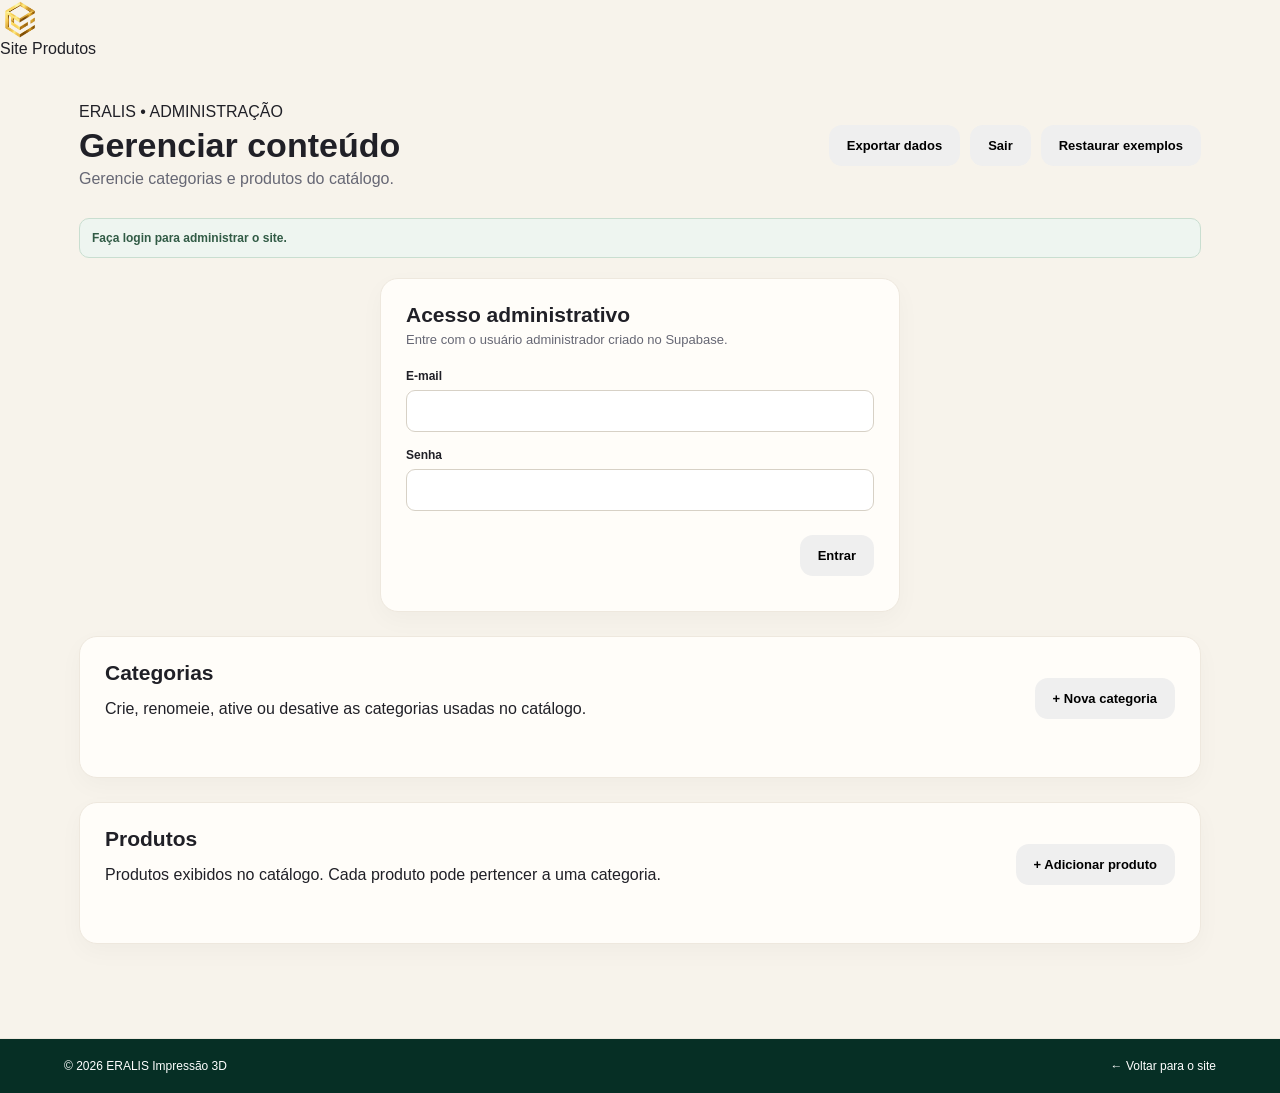
<file: admin.html>
<!doctype html>
<html lang="pt-BR">
<head>
  <meta charset="utf-8">
  <meta name="viewport" content="width=device-width,initial-scale=1">
  <title>ERALIS | Administração</title>
<meta name="supabase-integration" content="v2">
  <link rel="stylesheet" href="style.css">
  <style>
    .admin-page{background:#f7f3eb;min-height:100vh}
    .admin-wrap{max-width:1250px;margin:auto;padding:45px 5% 70px}
    .admin-head{display:flex;justify-content:space-between;align-items:center;gap:20px;margin-bottom:30px}
    .admin-head h1{color:var(--g);margin:5px 0;font-size:34px}
    .admin-head p{color:var(--muted);margin:0}
    .admin-actions{display:flex;gap:10px;flex-wrap:wrap}
    .admin-card{background:#fffdf9;border:1px solid var(--line);border-radius:18px;padding:25px;margin-bottom:24px;box-shadow:0 8px 25px #00000008}
    .admin-card h2{color:var(--g);font-size:21px;margin:0 0 6px}
    .admin-card>p{color:var(--muted);font-size:13px;margin:0 0 22px}
    .admin-toolbar{display:flex;justify-content:space-between;align-items:center;gap:15px;margin-bottom:18px}
    .admin-grid{display:grid;grid-template-columns:repeat(4,1fr);gap:16px}
    .admin-item{border:1px solid var(--line);border-radius:14px;overflow:hidden;background:#fff}
    .admin-thumb{height:170px;background:#eee9df;display:flex;align-items:center;justify-content:center;overflow:hidden}
    .admin-thumb img{width:100%;height:100%;object-fit:cover}
    .admin-item-body{padding:13px}
    .admin-item-body h3{font-size:14px;margin:0 0 5px;color:var(--g)}
    .admin-item-body p{font-size:11px;color:var(--muted);min-height:32px;margin:0 0 10px}
    .category-thumb{background:#eef3ef}.category-thumb span{font-size:58px;color:var(--g)}
    .admin-meta{display:flex;justify-content:space-between;align-items:center;font-size:12px;margin-bottom:10px}
    .status{font-weight:700}
    .status.on{color:#2d7c50}.status.off{color:#a35b4a}
    .admin-item-actions{display:flex;gap:7px}
    .admin-item-actions button{flex:1;padding:8px;border-radius:7px;border:1px solid var(--line);background:#fff;cursor:pointer;font-size:11px}
    .admin-item-actions button.primary{background:#202027;border-color:#202027;color:#fff;display:inline-flex;align-items:center;justify-content:center;visibility:visible;opacity:1}
    .admin-empty{border:1px dashed #c9c1b3;border-radius:12px;padding:35px;text-align:center;color:var(--muted)}
    .admin-modal{width:min(650px,94%);border:0;border-radius:20px;padding:0;box-shadow:0 30px 80px #0005}
    .admin-modal::backdrop{background:#00150fcc}
    .admin-modal-head{padding:25px 28px 18px;border-bottom:1px solid var(--line)}
    .admin-modal-head h2{margin:5px 0;color:var(--g)}
    .admin-form{padding:25px 28px}
    .admin-form .form-row{display:grid;grid-template-columns:1fr 1fr;gap:14px}
    .admin-form label{display:block;color:var(--g);font-size:12px;font-weight:700;margin-bottom:7px}
    .admin-form input,.admin-form textarea,.admin-form select{width:100%;padding:11px;border:1px solid #d7d1c6;border-radius:9px;font:inherit;background:#fff;outline:none}
    .admin-form textarea{min-height:100px;resize:vertical}
    .admin-form .field{margin-bottom:16px}
    .image-preview{width:100%;height:150px;border-radius:10px;background:#f1ece4;display:flex;align-items:center;justify-content:center;overflow:hidden;margin-bottom:10px;color:var(--muted);font-size:12px}
    .image-preview img{width:100%;height:100%;object-fit:cover}
    .admin-form-actions{display:flex;justify-content:flex-end;gap:10px;padding-top:8px}
    .notice{background:#eef5f0;border:1px solid #c9ded0;color:#315b45;border-radius:10px;padding:12px;font-size:12px;margin-bottom:20px}
    .danger{color:#a34e43!important}
    .admin-foot{padding:20px 5%;background:#062f25;color:#fff;display:flex;justify-content:space-between;gap:15px;align-items:center;font-size:12px}
    @media(max-width:900px){.admin-grid{grid-template-columns:repeat(2,1fr)}}
    @media(max-width:600px){
      .admin-wrap{padding:30px 4%}.admin-head{display:block}.admin-actions{margin-top:18px}
      .admin-grid{grid-template-columns:1fr}.admin-form .form-row{grid-template-columns:1fr}
      .admin-toolbar{display:block}.admin-toolbar .btn{margin-top:12px}
      .admin-foot{display:block}
    }
  </style>
</head>
<body class="admin-page">
<header>
  <a class="brand" href="index.html">
    <img src="assets/eralis-logo.png" alt="ERALIS Impressão 3D" class="brand-logo">
  </a>
  <nav>
    <a href="index.html">Site</a>
    <a href="produtos.html">Produtos</a>
  </nav>
</header>

<main class="admin-wrap">
  <div class="admin-head">
    <div>
      <label>ERALIS • ADMINISTRAÇÃO</label>
      <h1>Gerenciar conteúdo</h1>
      <p>Gerencie categorias e produtos do catálogo.</p>
    </div>
    <div class="admin-actions">
      <button class="btn outline" id="exportBtn" type="button">Exportar dados</button>
      <button class="btn outline" id="logoutBtn" type="button">Sair</button>
      <button class="btn" id="resetBtn" type="button">Restaurar exemplos</button>
    </div>
  </div>

  <div class="notice" id="supabaseNotice">
    <strong>Conectando ao Supabase...</strong>
  </div>

  <section class="admin-card" id="loginCard" style="display:none;max-width:520px;margin:0 auto 24px;">
    <h2>Acesso administrativo</h2>
    <p>Entre com o usuário administrador criado no Supabase.</p>
    <form id="loginForm" class="admin-form" style="padding:0;">
      <div class="field"><label for="loginEmail">E-mail</label><input id="loginEmail" type="email" autocomplete="username" required></div>
      <div class="field"><label for="loginPassword">Senha</label><input id="loginPassword" type="password" autocomplete="current-password" required></div>
      <div class="admin-form-actions"><button class="btn" type="submit">Entrar</button></div>
      <div id="loginError" style="color:#a34e43;font-size:12px;margin-top:10px;"></div>
    </form>
  </section>



  <section class="admin-card">
    <div class="admin-toolbar">
      <div>
        <h2>Categorias</h2>
        <p>Crie, renomeie, ative ou desative as categorias usadas no catálogo.</p>
      </div>
      <button class="btn" id="addCategoryBtn" type="button">+ Nova categoria</button>
    </div>
    <div class="admin-grid" id="categoriesAdmin"></div>
  </section>

  <section class="admin-card">
    <div class="admin-toolbar">
      <div>
        <h2>Produtos</h2>
        <p>Produtos exibidos no catálogo. Cada produto pode pertencer a uma categoria.</p>
      </div>
      <button class="btn" id="addProductBtn" type="button">+ Adicionar produto</button>
    </div>
    <div class="admin-grid" id="productsAdmin"></div>
  </section>
</main>

<footer class="admin-foot">
  <span>© 2026 ERALIS Impressão 3D</span>
  <a href="index.html">← Voltar para o site</a>
</footer>

<dialog id="categoryDialog" class="admin-modal">
  <div class="admin-modal-head"><label>CATEGORIA</label><h2 id="categoryDialogTitle">Nova categoria</h2></div>
  <form id="categoryForm" class="admin-form">
    <input type="hidden" id="categoryId">
    <div class="field"><label for="categoryName">Nome</label><input id="categoryName" required maxlength="80" placeholder="Ex.: Colecionáveis"></div>
    <div class="admin-form-actions"><button class="btn outline" type="button" data-close="categoryDialog">Cancelar</button><button class="btn" type="submit">Salvar categoria</button></div>
  </form>
</dialog>

<dialog id="productDialog" class="admin-modal">
  <div class="admin-modal-head"><label>PRODUTO</label><h2 id="productDialogTitle">Adicionar produto</h2></div>
  <form id="productForm" class="admin-form">
    <input type="hidden" id="productId">
    <div class="field">
      <label>Imagens do produto <small>(até 4)</small></label>
      <div class="media-grid">
        <div>
          <span class="media-label">Imagem 1</span>
          <div class="image-preview media-preview" id="productPreview1">Nenhuma imagem selecionada</div>
          <input id="productImage1" type="file" accept="image/*">
        </div>
        <div>
          <span class="media-label">Imagem 2</span>
          <div class="image-preview media-preview" id="productPreview2">Nenhuma imagem selecionada</div>
          <input id="productImage2" type="file" accept="image/*">
        </div>
        <div>
          <span class="media-label">Imagem 3</span>
          <div class="image-preview media-preview" id="productPreview3">Nenhuma imagem selecionada</div>
          <input id="productImage3" type="file" accept="image/*">
        </div>
        <div>
          <span class="media-label">Imagem 4</span>
          <div class="image-preview media-preview" id="productPreview4">Nenhuma imagem selecionada</div>
          <input id="productImage4" type="file" accept="image/*">
        </div>
      </div>
    </div>
    <div class="field">
      <label for="productVideo">Vídeo <small>(1 arquivo)</small></label>
      <div class="image-preview media-preview video-preview" id="productVideoPreview">Nenhum vídeo selecionado</div>
      <input id="productVideo" type="file" accept="video/mp4,video/webm,video/quicktime,video/*">
      <small class="field-help">Recomendado: MP4 (H.264), até 30 MB.</small>
    </div>
    <div class="field"><label for="productName">Nome</label><input id="productName" required></div>
    <div class="field"><label for="productDescription">Descrição</label><textarea id="productDescription"></textarea></div>
    <div class="field"><label for="productMeasurements">Medidas da peça</label><textarea id="productMeasurements" rows="3" placeholder="Ex.: Altura: 10 cm | Largura: 8 cm | Comprimento: 15 cm"></textarea><small class="field-help">Medidas exibidas para o cliente na página do produto.</small></div>
    <div class="field">
      <label>Dados para cálculo do frete</label>
      <div class="admin-form form-row shipping-fields-row">
        <div class="field"><label for="productWeightKg">Peso para frete (kg)</label><input id="productWeightKg" type="number" min="0.001" step="0.001" placeholder="Ex.: 0,250"></div>
        <div class="field"><label for="productPackageWidth">Largura embalagem (cm)</label><input id="productPackageWidth" type="number" min="1" step="0.1" placeholder="Ex.: 20"></div>
        <div class="field"><label for="productPackageHeight">Altura embalagem (cm)</label><input id="productPackageHeight" type="number" min="1" step="0.1" placeholder="Ex.: 10"></div>
        <div class="field"><label for="productPackageLength">Comprimento embalagem (cm)</label><input id="productPackageLength" type="number" min="1" step="0.1" placeholder="Ex.: 20"></div>
      </div>
      <small class="field-help">Use o peso e as medidas da peça já embalada. Esses dados serão usados pelo checkout para calcular o frete.</small>
    </div>
    <div class="field"><label for="productCategory">Categoria</label><select id="productCategory" required></select></div>
    <div class="admin-form form-row">
      <div class="field"><label for="productPrice">Preço (R$)</label><input id="productPrice" type="number" min="0" step="0.01"></div>
      <div class="field"><label for="productActive">Ativo</label><select id="productActive"><option value="true">SIM</option><option value="false">NÃO</option></select></div>
    </div>
    <div class="admin-form-actions"><button class="btn outline" type="button" data-close="productDialog">Cancelar</button><button class="btn" type="submit">Salvar produto</button></div>
  </form>
</dialog>



<script src="supabase-config.js"></script>
<script src="admin.js?v=20260821-multimedia2"></script>
</body>
</html>
</file>
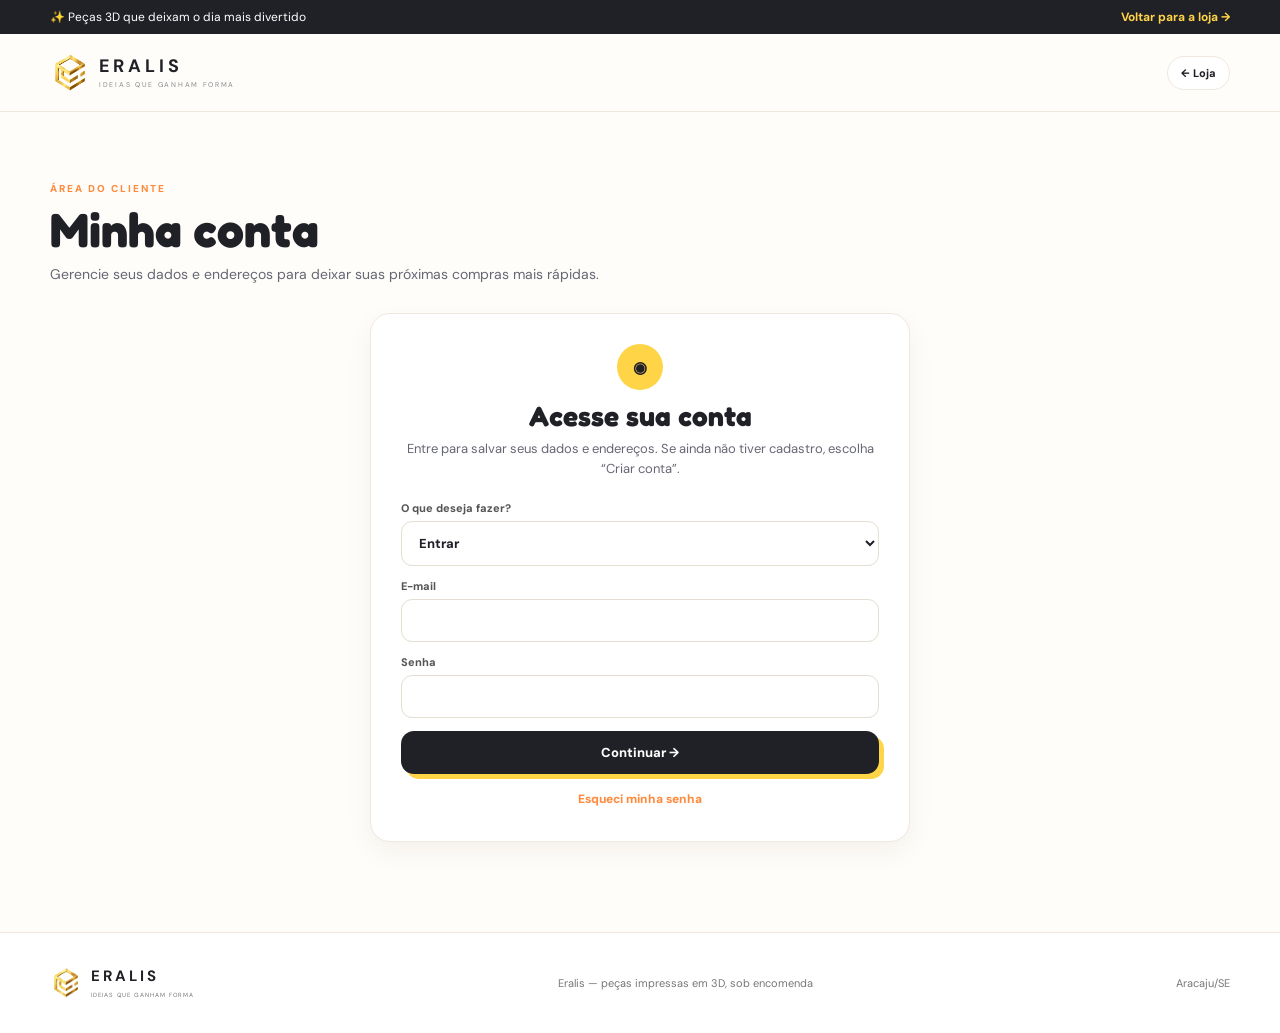
<file: checkout.html>
<!doctype html>
<html lang="pt-BR">
<head>
<meta charset="utf-8"><meta name="viewport" content="width=device-width,initial-scale=1">
<title>Checkout — ERALIS</title>
<meta name="description" content="Finalize sua compra na ERALIS Impressão 3D.">
<link rel="preconnect" href="https://fonts.googleapis.com"><link rel="preconnect" href="https://fonts.gstatic.com" crossorigin>
<link href="https://fonts.googleapis.com/css2?family=DM+Sans:wght@400;500;600;700;800&family=Fredoka:wght@500;600;700&display=swap" rel="stylesheet">
<link rel="stylesheet" href="style.css"><link rel="stylesheet" href="checkout.css">
</head>
<body class="checkout-page">
<div class="announcement"><div class="wrap announcement-inner"><span>✨ Peças 3D que deixam o dia mais divertido</span><a href="index.html">Voltar para a loja →</a></div></div>
<header class="site-header"><div class="wrap nav">
<a class="brand" href="index.html" aria-label="ERALIS início"><img src="assets/eralis-logo.png" alt="ERALIS" class="brand-logo"><span><b>ERALIS</b><small>IDEIAS QUE GANHAM FORMA</small></span></a>
<div class="nav-actions"><a class="nav-back" href="index.html">← Loja</a></div>
</div></header>
<main class="checkout-main wrap">
<div class="checkout-heading"><div><span class="section-kicker">FINALIZAR COMPRA</span><h1>Seu checkout</h1><p>Confira seus dados e escolha onde deseja receber seu pedido.</p></div><div class="checkout-steps"><span class="active">1</span><b>Dados e entrega</b><i></i><span>2</span><b>Pagamento</b></div></div>
<div id="checkoutStatus" class="checkout-status" hidden role="alert"></div><div class="shipping-test-banner"><strong>🚚 Frete em modo de teste</strong><span>Estamos simulando PAC e SEDEX dos Correios para validar o checkout. A integração oficial será conectada depois.</span></div>
<div class="checkout-grid">
<section class="checkout-left">
<article class="checkout-card"><div class="checkout-card-title"><div><span class="section-kicker">CLIENTE</span><h2>Seus dados</h2></div></div><div class="customer-summary"><strong id="customerName">—</strong><span id="customerEmail">—</span><small id="customerPhone"></small></div></article>
<article class="checkout-card"><div class="checkout-card-title"><div><span class="section-kicker">ENTREGA</span><h2>Endereço de entrega</h2></div><button id="newAddressBtn" class="outline-button" type="button">+ Novo endereço</button></div><div id="addressList" class="checkout-address-list"></div><div id="addressEmpty" class="checkout-empty" hidden>Nenhum endereço cadastrado. Adicione um endereço para continuar.</div></article>
</section>
<aside class="checkout-right">
<article class="checkout-card order-summary"><div class="checkout-card-title"><div><span class="section-kicker">RESUMO</span><h2>Seu pedido</h2></div></div><div id="cartItems" class="checkout-items"></div><div class="summary-line"><span>Subtotal</span><strong id="subtotal">R$ 0,00</strong></div><div class="summary-line"><span>Frete</span><strong class="pending" id="shipping">A calcular</strong></div><div id="shippingOptions" class="shipping-options" hidden></div><div class="summary-total"><span>Total</span><strong id="total">R$ 0,00</strong></div><button id="continueBtn" class="btn btn-primary checkout-submit" type="button" disabled>Continuar para pagamento →</button><p class="checkout-note" id="checkoutNote">O frete será simulado com base no CEP, peso e dimensões da embalagem cadastradas nos produtos.</p><a class="back-cart" href="index.html">← Voltar ao carrinho</a></article>
</aside>
</div>
</main>
<footer><div class="wrap footer-inner"><div class="footer-brand"><img src="assets/eralis-logo.png" alt="ERALIS" class="brand-logo"><div><b>ERALIS</b><small>IDEIAS QUE GANHAM FORMA</small></div></div><p>Eralis — peças impressas em 3D, sob encomenda</p><span>Aracaju/SE</span></div></footer>
<dialog id="addressDialog" class="checkout-dialog"><button class="modal-close" id="addressClose" type="button">×</button><div class="quote-header"><p class="quote-eyebrow">ENDEREÇO DE ENTREGA</p><h2>Novo endereço</h2><p>Cadastre o endereço que será usado no cálculo do frete.</p></div><form id="addressForm" class="checkout-form"><div class="address-two"><label>Identificação<input id="addressLabel" type="text" value="Casa" required></label><label>CEP<input id="addressZipcode" type="text" inputmode="numeric" placeholder="00000-000" maxlength="9" required></label></div><label>Rua / Logradouro<input id="addressStreet" type="text" required></label><div class="address-three"><label>Número<input id="addressNumber" type="text" required></label><label>Complemento<input id="addressComplement" type="text"></label><label>Bairro<input id="addressNeighborhood" type="text" required></label></div><div class="address-two"><label>Cidade<input id="addressCity" type="text" required></label><label>Estado<input id="addressState" type="text" maxlength="2" placeholder="SE" required></label></div><label class="check-row"><input id="addressDefault" type="checkbox"> Usar como endereço padrão</label><div class="dialog-actions"><button class="btn btn-light" id="addressCancel" type="button">Cancelar</button><button class="btn btn-primary" type="submit">Salvar endereço</button></div></form></dialog>
<script src="supabase-config.js"></script><script src="checkout.js"></script>
</body></html>
</file>
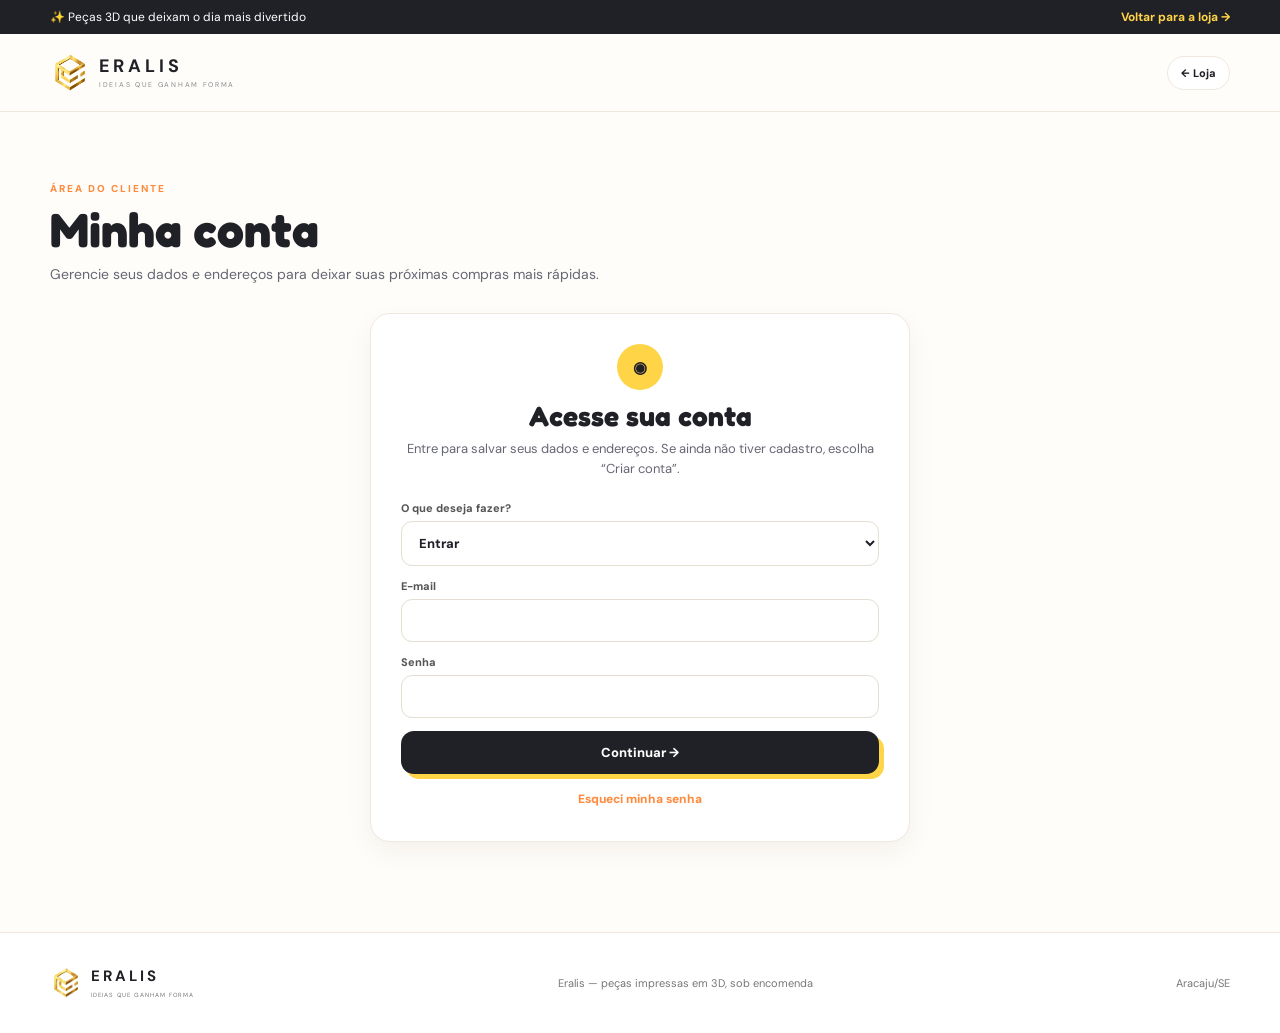
<file: cliente.html>
<!doctype html>
<html lang="pt-BR">
<head>
<meta charset="utf-8"><meta name="viewport" content="width=device-width, initial-scale=1">
<title>Minha conta — ERALIS</title>
<meta name="description" content="Área do cliente ERALIS — seus dados, endereços e pedidos.">
<link rel="preconnect" href="https://fonts.googleapis.com"><link rel="preconnect" href="https://fonts.gstatic.com" crossorigin>
<link href="https://fonts.googleapis.com/css2?family=DM+Sans:wght@400;500;600;700;800&family=Fredoka:wght@500;600;700&display=swap" rel="stylesheet">
<link rel="stylesheet" href="style.css">
<link rel="stylesheet" href="cliente.css">
</head>
<body class="account-page">
<div class="announcement"><div class="wrap announcement-inner"><span>✨ Peças 3D que deixam o dia mais divertido</span><a href="index.html">Voltar para a loja →</a></div></div>
<header class="site-header"><div class="wrap nav">
  <a class="brand" href="index.html" aria-label="ERALIS início"><img src="assets/eralis-logo.png" alt="ERALIS" class="brand-logo"><span><b>ERALIS</b><small>IDEIAS QUE GANHAM FORMA</small></span></a>
  <div class="nav-actions"><a class="nav-back" href="index.html">← Loja</a></div>
</div></header>
<main class="account-main wrap">
  <div class="account-title"><div><span class="section-kicker">ÁREA DO CLIENTE</span><h1>Minha conta</h1><p>Gerencie seus dados e endereços para deixar suas próximas compras mais rápidas.</p></div></div>
  <div id="accountStatus" class="account-status" hidden></div>

  <section id="authView" class="auth-card">
    <div class="auth-intro"><span class="auth-icon">◉</span><h2>Acesse sua conta</h2><p>Entre para salvar seus dados e endereços. Se ainda não tiver cadastro, escolha “Criar conta”.</p></div>
    <form id="authForm" class="account-form">
      <label>O que deseja fazer?<select id="authMode"><option value="login">Entrar</option><option value="signup">Criar conta</option></select></label>
      <div id="signupFields" hidden>
        <label>Nome completo<input id="signupName" type="text" autocomplete="name"></label>
        <label>Celular / WhatsApp<input id="signupPhone" type="tel" autocomplete="tel" placeholder="(79) 99999-9999"></label>
        <label>CPF<input id="signupCpf" type="text" inputmode="numeric" autocomplete="off" placeholder="000.000.000-00" maxlength="14"></label>
      </div>
      <label>E-mail<input id="loginEmail" type="email" autocomplete="email" required></label>
      <div id="signupEmailConfirm" hidden>
        <label>Confirme seu e-mail<input id="signupEmailConfirmInput" type="email" autocomplete="email" inputmode="email" placeholder="Confirme seu e-mail"></label>
      </div>
      <label>Senha<input id="loginPassword" type="password" autocomplete="current-password" minlength="6" required></label>
      <div id="authStatus" class="account-status" hidden role="alert" aria-live="polite"></div>
      <button class="btn btn-primary" id="authSubmit" type="submit">Continuar →</button>
      <button class="text-button" id="forgotPassword" type="button">Esqueci minha senha</button>
    </form>
  </section>

  <section id="accountView" hidden>
    <div class="account-grid">
      <article class="account-card profile-card"><div class="card-title"><div><span class="section-kicker">MEUS DADOS</span><h2>Perfil</h2></div><button id="logoutBtn" class="outline-button" type="button">Sair</button></div>
        <form id="profileForm" class="account-form profile-form">
          <label>Nome completo<input id="profileName" type="text" required></label>
          <label>E-mail<input id="profileEmail" type="email" disabled></label>
          <label>Celular / WhatsApp<input id="profilePhone" type="tel"></label>
          <label>CPF<input id="profileCpf" type="text" inputmode="numeric" autocomplete="off" placeholder="000.000.000-00" maxlength="14"></label>
          <button class="btn btn-primary" type="submit">Salvar dados</button>
        </form>
      </article>

      <article class="account-card"><div class="card-title"><div><span class="section-kicker">ENTREGA</span><h2>Meus endereços</h2></div><button id="newAddressBtn" class="outline-button" type="button">+ Novo</button></div>
        <div id="addressList" class="address-list"></div>
      </article>
    </div>

    <article class="account-card orders-card"><div class="card-title"><div><span class="section-kicker">HISTÓRICO</span><h2>Meus pedidos</h2></div></div><div id="orderList" class="order-list"></div></article>
  </section>
</main>
<footer><div class="wrap footer-inner"><div class="footer-brand"><img src="assets/eralis-logo.png" alt="ERALIS" class="brand-logo"><div><b>ERALIS</b><small>IDEIAS QUE GANHAM FORMA</small></div></div><p>Eralis — peças impressas em 3D, sob encomenda</p><span>Aracaju/SE</span></div></footer>

<dialog id="addressDialog" class="address-dialog"><button class="quote-modal-close" id="addressClose" type="button">×</button><div class="quote-header"><p class="quote-eyebrow">ENDEREÇO DE ENTREGA</p><h2 id="addressFormTitle">Novo endereço</h2><p>Esses dados serão usados no cálculo do frete na próxima etapa.</p></div><form id="addressForm" class="account-form"><input type="hidden" id="addressId"><div class="address-two"><label>Identificação<input id="addressLabel" type="text" value="Casa" required></label><label>CEP<input id="addressZipcode" type="text" inputmode="numeric" placeholder="00000-000" required></label></div><label>Rua / Logradouro<input id="addressStreet" type="text" required></label><div class="address-three"><label>Número<input id="addressNumber" type="text" required></label><label>Complemento<input id="addressComplement" type="text"></label><label>Bairro<input id="addressNeighborhood" type="text" required></label></div><div class="address-two"><label>Cidade<input id="addressCity" type="text" required></label><label>Estado<input id="addressState" type="text" maxlength="2" placeholder="SE" required></label></div><label class="check-row"><input id="addressDefault" type="checkbox"> Usar como endereço padrão</label><div class="dialog-actions"><button class="btn btn-light" id="addressCancel" type="button">Cancelar</button><button class="btn btn-primary" type="submit">Salvar endereço</button></div></form></dialog>
<script src="supabase-config.js"></script><script src="cliente.js"></script>
</body></html>
</file>
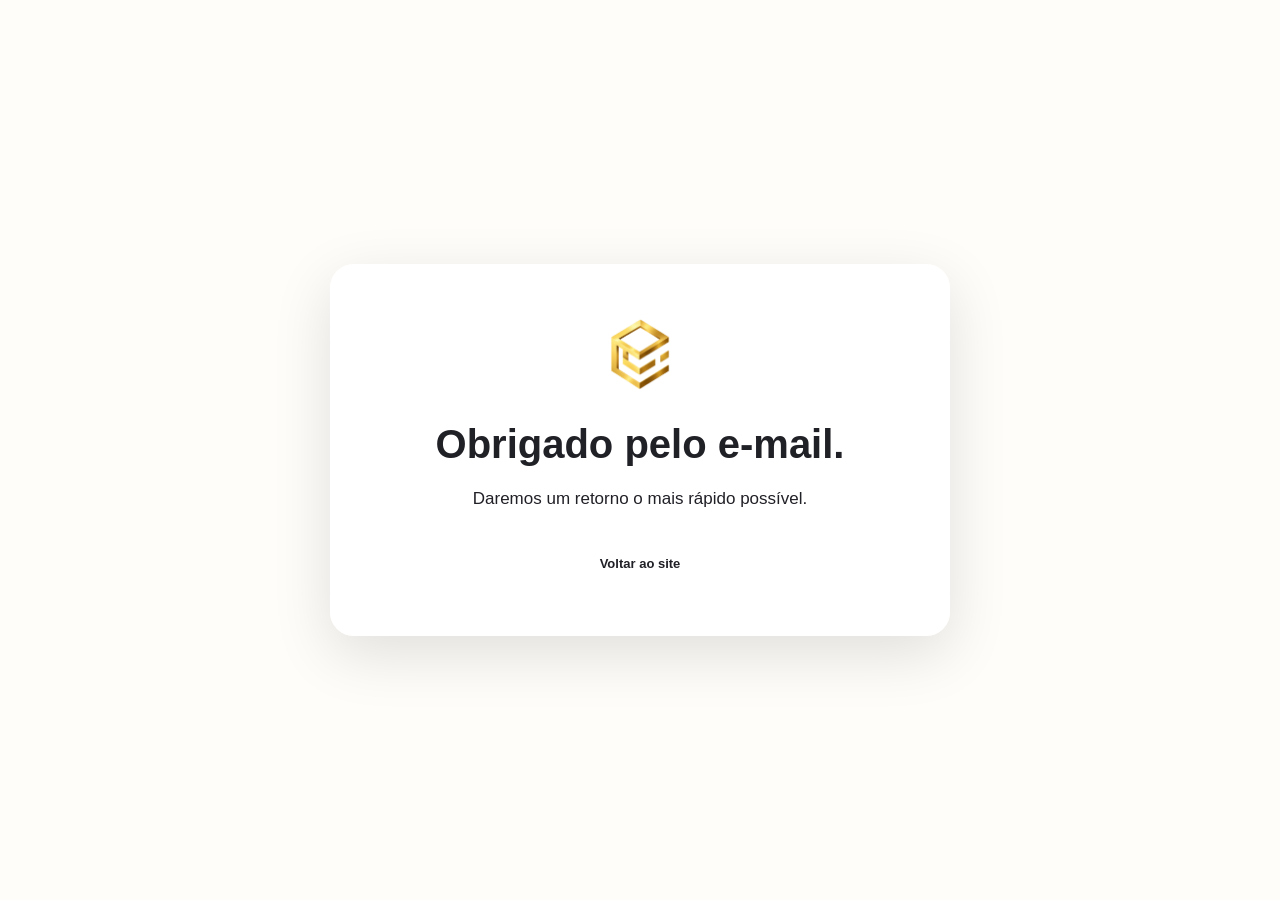
<file: obrigado-email.html>
<!DOCTYPE html>
<html lang="pt-BR">
<head>
  <meta charset="UTF-8">
  <meta name="viewport" content="width=device-width, initial-scale=1.0">
  <title>Obrigado pelo e-mail — ERALIS</title>
  <link rel="stylesheet" href="style.css?v=20260821-emailthankyou2">
  <style>
    .email-thanks-page{
      min-height:100vh;
      display:flex;
      align-items:center;
      justify-content:center;
      padding:30px 20px;
      box-sizing:border-box;
    }

    .email-thanks-card{
      width:min(620px,100%);
      text-align:center;
      padding:52px 40px;
      border-radius:24px;
      background:rgba(255,255,255,.96);
      box-shadow:0 18px 60px rgba(0,0,0,.12);
    }

    .email-thanks-logo{
      width:78px;
      height:78px;
      object-fit:contain;
      margin:0 auto 24px;
    }

    .email-thanks-card h1{
      margin:0 0 18px;
      font-size:clamp(28px,5vw,40px);
    }

    .email-thanks-card p{
      max-width:470px;
      margin:0 auto 30px;
      font-size:17px;
      line-height:1.7;
    }

    .email-thanks-card .btn{
      display:inline-flex;
      align-items:center;
      justify-content:center;
    }

    @media(max-width:600px){
      .email-thanks-card{
        padding:40px 24px;
      }

      .email-thanks-card p{
        font-size:16px;
      }
    }
  </style>
</head>
<body>
  <main class="email-thanks-page">
    <section class="email-thanks-card">
      <img class="email-thanks-logo" src="assets/eralis-logo.png" alt="ERALIS">
      <h1>Obrigado pelo e-mail.</h1>
      <p>Daremos um retorno o mais rápido possível.</p>
      <a class="btn" href="index.html">Voltar ao site</a>
    </section>
  </main>
</body>
</html>
</file>
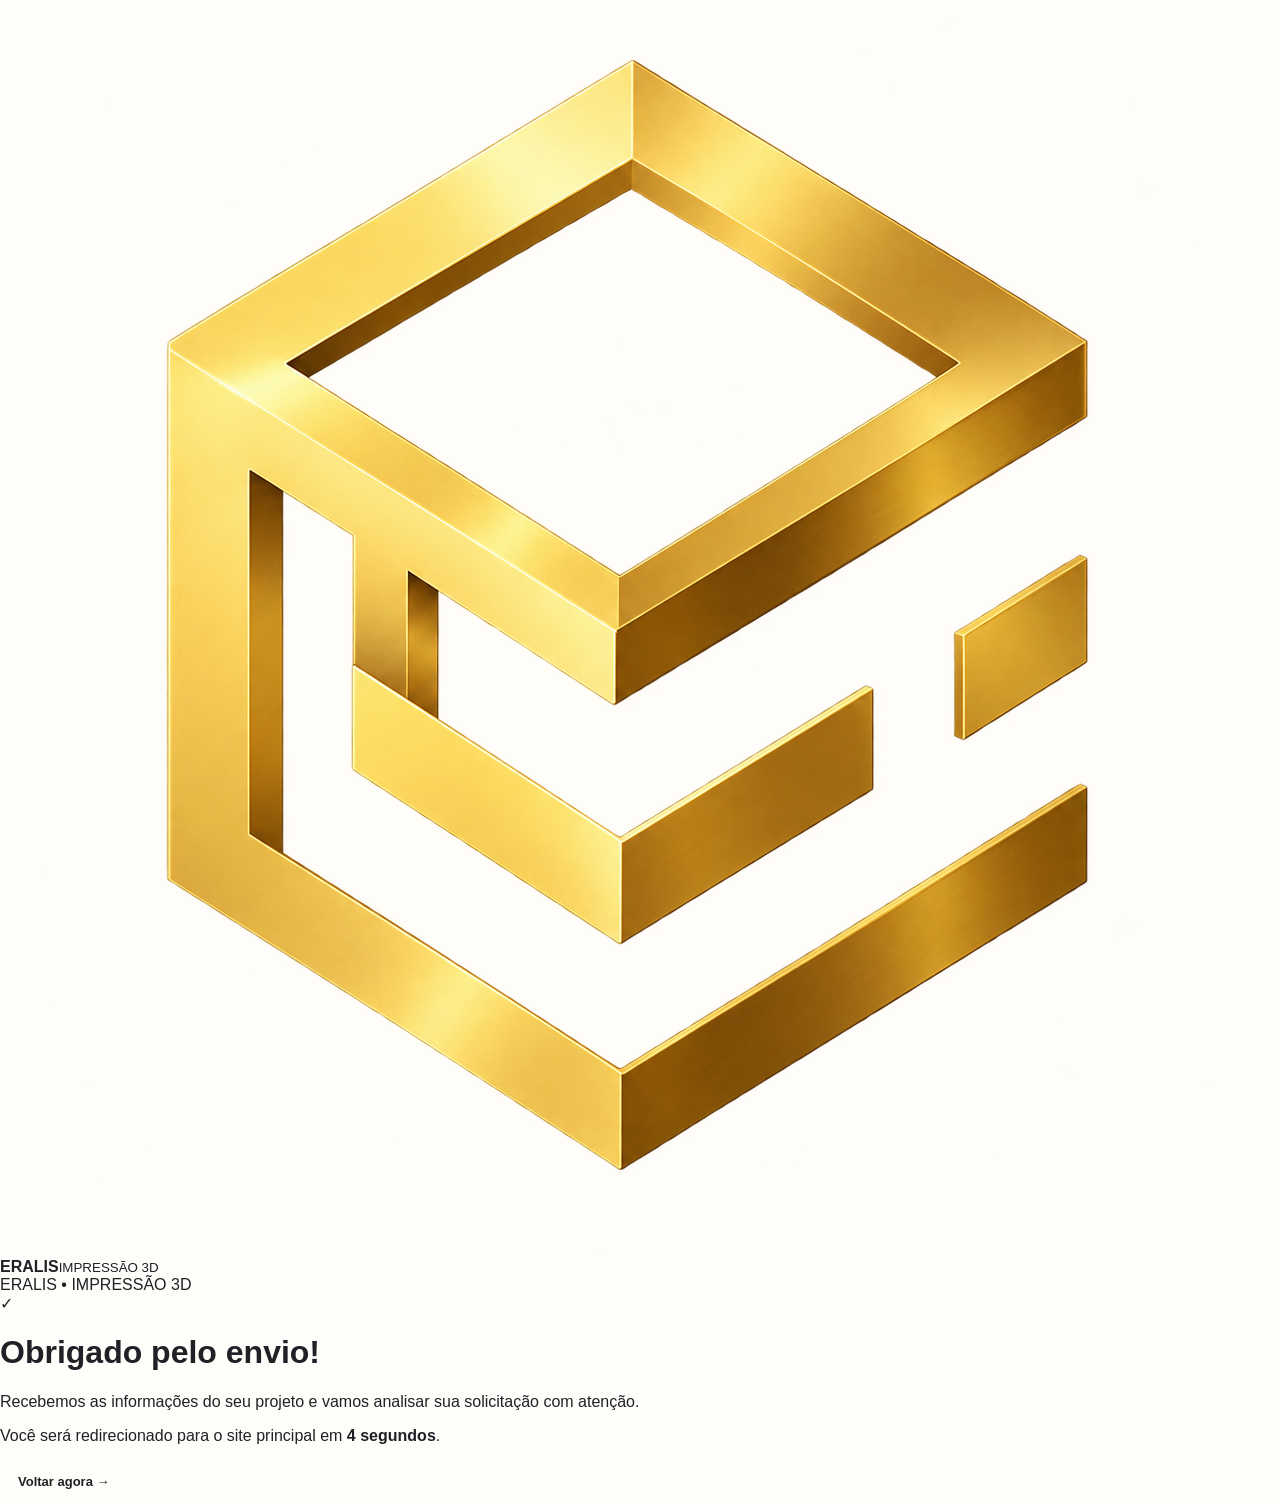
<file: obrigado.html>
<!doctype html>
<html lang="pt-BR">
<head>
  <meta charset="utf-8">
  <meta name="viewport" content="width=device-width,initial-scale=1">
  <meta http-equiv="refresh" content="5;url=index.html">
  <title>Obrigado | ERALIS</title>
  <link rel="stylesheet" href="style.css">
</head>
<body class="thanks-page">
  <main class="thanks-card">
    <div class="thanks-logo">
      <img src="assets/eralis-logo.png" alt="">
      <div class="thanks-brand-name"><strong>ERALIS</strong><small>IMPRESSÃO 3D</small></div>
    </div>

    <label>ERALIS • IMPRESSÃO 3D</label>
    <div class="check">✓</div>
    <h1>Obrigado pelo envio!</h1>
    <p>
      Recebemos as informações do seu projeto e vamos analisar
      sua solicitação com atenção.
    </p>
    <p class="thanks-small">
      Você será redirecionado para o site principal em
      <strong><span id="countdown">5</span> segundos</strong>.
    </p>

    <a class="btn" href="index.html">Voltar agora →</a>
  </main>

  <script>
    let seconds = 5;
    const countdown = document.getElementById("countdown");

    const timer = setInterval(() => {
      seconds--;
      countdown.textContent = seconds;

      if (seconds <= 0) {
        clearInterval(timer);
        window.location.href = "index.html";
      }
    }, 1000);
  </script>
</body>
</html>
</file>
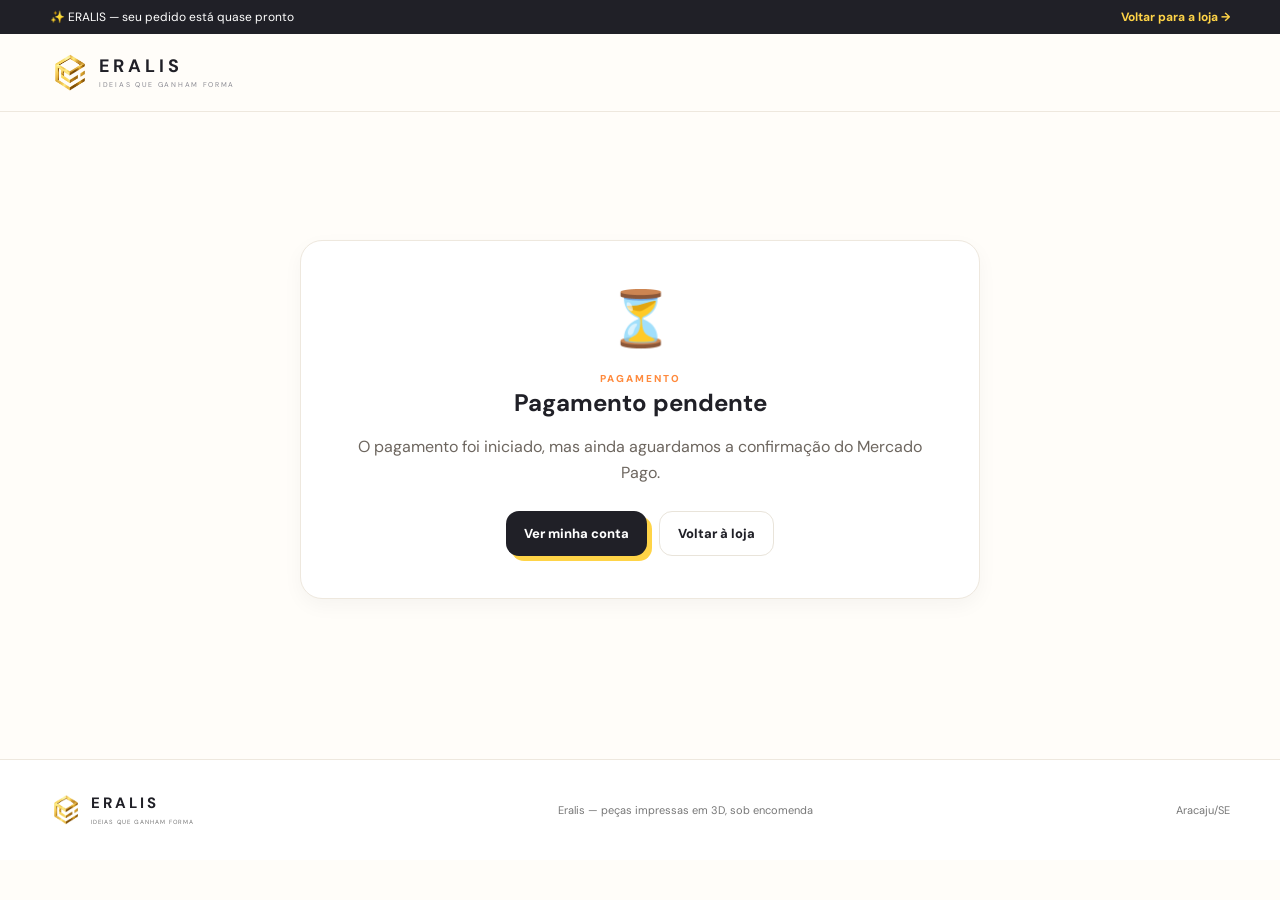
<file: pagamento.html>
<!doctype html>
<html lang="pt-BR">
<head>
<meta charset="utf-8"><meta name="viewport" content="width=device-width,initial-scale=1">
<title>Pagamento — ERALIS</title>
<link rel="preconnect" href="https://fonts.googleapis.com"><link rel="preconnect" href="https://fonts.gstatic.com" crossorigin>
<link href="https://fonts.googleapis.com/css2?family=DM+Sans:wght@400;500;600;700;800&family=Fredoka:wght@500;600;700&display=swap" rel="stylesheet">
<link rel="stylesheet" href="style.css"><link rel="stylesheet" href="checkout.css">
<style>
.payment-result{max-width:680px;margin:70px auto;padding:42px;text-align:center}.payment-icon{font-size:54px;margin-bottom:12px}.payment-result h1{margin:0 0 10px}.payment-result p{color:#6d665f;line-height:1.65}.payment-order{margin:24px 0;padding:18px;border-radius:18px;background:#f7f3ed}.payment-actions{display:flex;justify-content:center;gap:12px;flex-wrap:wrap;margin-top:24px}.payment-actions a{display:inline-flex;text-decoration:none}
</style>
</head>
<body class="checkout-page">
<div class="announcement"><div class="wrap announcement-inner"><span>✨ ERALIS — seu pedido está quase pronto</span><a href="index.html">Voltar para a loja →</a></div></div>
<header class="site-header"><div class="wrap nav"><a class="brand" href="index.html" aria-label="ERALIS início"><img src="assets/eralis-logo.png" alt="ERALIS" class="brand-logo"><span><b>ERALIS</b><small>IDEIAS QUE GANHAM FORMA</small></span></a></div></header>
<main class="checkout-main wrap"><section class="checkout-card payment-result"><div class="payment-icon" id="paymentIcon">⏳</div><span class="section-kicker" id="paymentKicker">PAGAMENTO</span><h1 id="paymentTitle">Confirmando seu pedido...</h1><p id="paymentText">Estamos consultando o status mais recente do Mercado Pago.</p><div class="payment-order" id="paymentOrder" hidden></div><div class="payment-actions"><a class="btn btn-primary" href="cliente.html">Ver minha conta</a><a class="btn btn-light" href="index.html">Voltar à loja</a></div></section></main>
<footer><div class="wrap footer-inner"><div class="footer-brand"><img src="assets/eralis-logo.png" alt="ERALIS" class="brand-logo"><div><b>ERALIS</b><small>IDEIAS QUE GANHAM FORMA</small></div></div><p>Eralis — peças impressas em 3D, sob encomenda</p><span>Aracaju/SE</span></div></footer>
<script src="supabase-config.js"></script>
<script>
(function(){
  const SUPABASE_URL=window.ERALIS_SUPABASE_URL, KEY=window.ERALIS_SUPABASE_KEY;
  const $=id=>document.getElementById(id);
  const params=new URLSearchParams(location.search); const requested=params.get('status')||'pending'; const orderId=params.get('order_id');
  const auth=(()=>{try{return JSON.parse(localStorage.getItem('eralisAuth')||'null')}catch(_){return null}})();
  const labels={success:{icon:'✓',title:'Pagamento concluído',text:'Recebemos a confirmação do seu pagamento. Seu pedido já está registrado na ERALIS.'},failure:{icon:'×',title:'Pagamento não concluído',text:'O pagamento não foi aprovado. Você pode voltar à loja e tentar novamente.'},pending:{icon:'⏳',title:'Pagamento pendente',text:'O pagamento foi iniciado, mas ainda aguardamos a confirmação do Mercado Pago.'}};
  function apply(state,order){const x=labels[state]||labels.pending;$('paymentIcon').textContent=x.icon;$('paymentTitle').textContent=x.title;$('paymentText').textContent=x.text;if(order){$('paymentOrder').hidden=false;$('paymentOrder').innerHTML=`<strong>Pedido #${String(order.id).padStart(6,'0')}</strong><br>Total: ${Number(order.total||0).toLocaleString('pt-BR',{style:'currency',currency:'BRL'})}<br><small>Pagamento: ${order.payment_status||'pending'}</small>`;}}
  async function check(){
    if(!auth?.access_token||!orderId){apply(requested);return;}
    try{
      const r=await fetch(`${SUPABASE_URL}/rest/v1/orders?id=eq.${encodeURIComponent(orderId)}&select=id,total,status,payment_status,mp_status,mp_status_detail`,{headers:{apikey:KEY,Authorization:`Bearer ${auth.access_token}`}});
      const rows=await r.json(); const o=rows?.[0]; if(!o){apply(requested);return;}
      if(o.payment_status==='approved')apply('success',o);else if(['rejected','error'].includes(o.payment_status)||o.status==='cancelado')apply('failure',o);else apply('pending',o);
      if(o.payment_status==='approved'||o.payment_status==='rejected')return;
      setTimeout(check,4000);
    }catch(_){apply(requested);setTimeout(check,5000)}
  }
  check();
})();
</script>
</body></html>
</file>
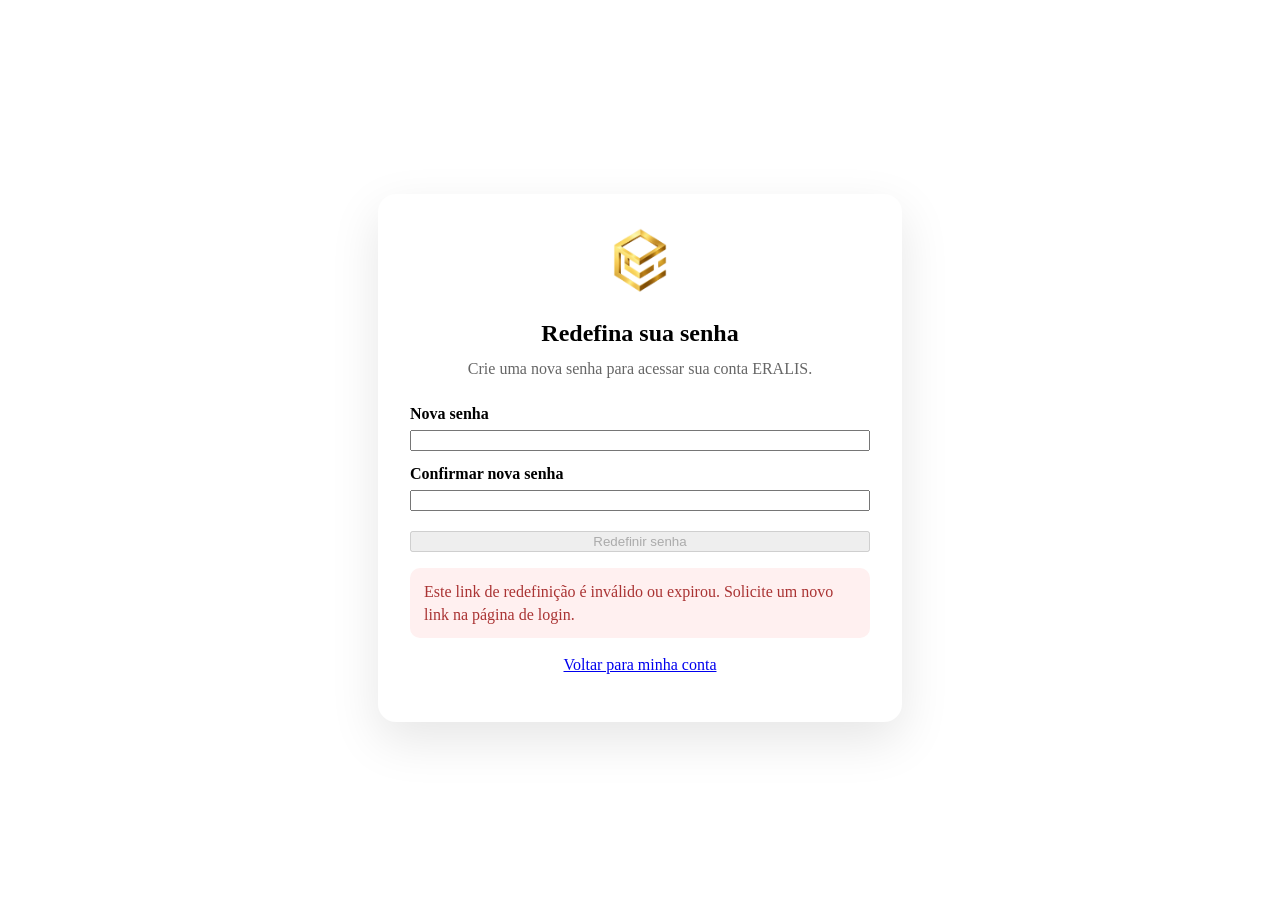
<file: redefinir-senha.html>
<!doctype html>
<html lang="pt-BR">
<head>
  <meta charset="utf-8">
  <meta name="viewport" content="width=device-width, initial-scale=1">
  <title>Redefinir senha — ERALIS</title>
  <link rel="stylesheet" href="cliente.css">
  <style>
    .reset-page{min-height:100vh;display:grid;place-items:center;padding:32px 16px;box-sizing:border-box}
    .reset-card{width:min(100%,460px);padding:32px;border-radius:18px;background:#fff;box-shadow:0 18px 50px rgba(0,0,0,.10)}
    .reset-logo{display:block;max-width:170px;max-height:70px;margin:0 auto 24px;object-fit:contain}
    .reset-card h1{margin:0 0 10px;text-align:center}
    .reset-card .intro{text-align:center;margin:0 0 24px;color:#666;line-height:1.5}
    .reset-card label{display:block;margin:14px 0 7px;font-weight:600}
    .reset-card input{width:100%;box-sizing:border-box}
    .reset-btn{width:100%;margin-top:20px}
    .reset-status{margin-top:16px;padding:12px 14px;border-radius:10px;line-height:1.45}
    .reset-status.error{background:#fff0f0;color:#a33}
    .reset-status.success{background:#eefaf1;color:#176b35}
    .reset-status[hidden]{display:none}
    .reset-back{text-align:center;margin-top:18px}
  </style>
</head>
<body>
  <main class="reset-page">
    <section class="reset-card" aria-labelledby="resetTitle">
      <img class="reset-logo" src="assets/eralis-logo.png" alt="ERALIS" onerror="this.hidden=true">
      <h1 id="resetTitle">Redefina sua senha</h1>
      <p class="intro">Crie uma nova senha para acessar sua conta ERALIS.</p>

      <form id="resetForm" novalidate>
        <label for="newPassword">Nova senha</label>
        <input id="newPassword" type="password" autocomplete="new-password" minlength="6" required>

        <label for="confirmPassword">Confirmar nova senha</label>
        <input id="confirmPassword" type="password" autocomplete="new-password" minlength="6" required>

        <button id="resetSubmit" class="btn btn-accent reset-btn" type="submit">Redefinir senha</button>
        <div id="resetStatus" class="reset-status" role="alert" hidden></div>
      </form>

      <p class="reset-back"><a href="cliente.html">Voltar para minha conta</a></p>
    </section>
  </main>

  <script src="supabase-config.js"></script>
  <script>
  (function(){
    'use strict';
    const SUPABASE_URL=window.ERALIS_SUPABASE_URL;
    const SUPABASE_KEY=window.ERALIS_SUPABASE_KEY;
    const $=s=>document.querySelector(s);
    const statusEl=$('#resetStatus');

    function status(msg,type){
      statusEl.textContent=msg||'';
      statusEl.className='reset-status '+(type||'');
      statusEl.hidden=!msg;
    }

    async function updatePassword(password,accessToken){
      const r=await fetch(SUPABASE_URL+'/auth/v1/user',{
        method:'PUT',
        headers:{apikey:SUPABASE_KEY,Authorization:'Bearer '+accessToken,'Content-Type':'application/json'},
        body:JSON.stringify({password})
      });
      const data=await r.json().catch(()=>({}));
      if(!r.ok) throw new Error(data.msg||data.error_description||data.message||'Não foi possível redefinir sua senha.');
      return data;
    }

    function getAccessToken(){
      const hash=new URLSearchParams(window.location.hash.replace(/^#/,'') );
      const query=new URLSearchParams(window.location.search);
      return hash.get('access_token')||query.get('access_token');
    }

    const token=getAccessToken();
    if(!token){
      status('Este link de redefinição é inválido ou expirou. Solicite um novo link na página de login.','error');
      $('#resetSubmit').disabled=true;
    }

    $('#resetForm').addEventListener('submit',async function(e){
      e.preventDefault();
      if(!token)return;
      const password=$('#newPassword').value;
      const confirm=$('#confirmPassword').value;
      if(password.length<6){status('A senha deve ter pelo menos 6 caracteres.','error');return;}
      if(password!==confirm){status('As senhas não coincidem. Confira os dois campos.','error');return;}
      const btn=$('#resetSubmit');
      btn.disabled=true;
      btn.textContent='Salvando...';
      status('');
      try{
        await updatePassword(password,token);
        localStorage.removeItem('eralisAuth');
        status('Senha alterada com sucesso! Você já pode entrar na sua conta.','success');
        $('#resetForm').reset();
        setTimeout(()=>{window.location.href='cliente.html';},1400);
      }catch(e){
        status(e.message,'error');
        btn.disabled=false;
        btn.textContent='Redefinir senha';
      }
    });
  })();
  </script>
</body>
</html>
</file>
<file: style.css>
:root{--ink:#202027;--muted:#666774;--paper:#fffdf9;--surface:#fff;--yellow:#ffd447;--orange:#ff8a3d;--pink:#ff5f9a;--blue:#4b9cff;--purple:#8f6cff;--green:#4bc58a;--line:#eee8de;--shadow:0 18px 45px rgba(41,35,28,.10)}
*{box-sizing:border-box}html{scroll-behavior:smooth}body{margin:0;background:var(--paper);color:var(--ink);font-family:"DM Sans",Arial,sans-serif}a{text-decoration:none;color:inherit}button{font:inherit} .wrap{width:min(1180px,calc(100% - 40px));margin:auto}
.announcement{background:var(--ink);color:#fff;font-size:12px}.announcement-inner{height:34px;display:flex;align-items:center;justify-content:space-between}.announcement a{color:var(--yellow);font-weight:700}
.site-header{height:78px;background:rgba(255,253,249,.94);border-bottom:1px solid var(--line);position:sticky;top:0;z-index:20;backdrop-filter:blur(12px)}.nav{height:100%;display:flex;align-items:center;justify-content:space-between}.brand{display:flex;align-items:center;gap:9px}.brand-mark{width:36px;height:36px;border-radius:11px;background:var(--ink);color:#fff;display:grid;place-items:center;font-family:Fredoka,sans-serif;font-size:22px;font-weight:700;transform:rotate(-5deg);box-shadow:4px 4px 0 var(--yellow)}.brand b{display:block;letter-spacing:4px;font-size:18px;line-height:1}.brand small{display:block;font-size:7px;letter-spacing:1.7px;color:#8a8a92;margin-top:5px}.nav-links{display:flex;gap:32px;font-size:13px;font-weight:700}.nav-links a:hover{color:var(--orange)}.nav-actions{display:flex;align-items:center;gap:9px}.nav-whatsapp{padding:10px 14px;border-radius:999px;border:1px solid var(--line);font-size:12px;font-weight:700}.nav-cart{width:38px;height:38px;border-radius:50%;background:var(--yellow);display:grid;place-items:center;font-size:17px}
.hero{overflow:hidden;background:linear-gradient(135deg,#fff8dd 0%,#fffdf9 46%,#edf7ff 100%);border-bottom:1px solid var(--line)}.hero-grid{min-height:575px;display:grid;grid-template-columns:46% 54%;align-items:center}.hero-copy{padding:72px 0}.pill{display:inline-flex;gap:8px;align-items:center;background:#fff;border:1px solid #f0e8d8;padding:8px 12px;border-radius:999px;font-size:11px;font-weight:700;box-shadow:0 6px 18px rgba(0,0,0,.04)}.pill span{color:var(--orange)}.hero h1{font-family:Fredoka,sans-serif;font-size:clamp(52px,6vw,82px);line-height:.93;letter-spacing:-2px;margin:23px 0 18px}.hero h1 em{font-style:normal;color:var(--orange);position:relative}.hero h1 em:after{content:"";position:absolute;left:2px;right:0;bottom:-8px;height:7px;border-radius:8px;background:var(--yellow);z-index:-1}.hero-copy>p{font-size:17px;line-height:1.65;color:var(--muted);max-width:510px}.hero-actions{display:flex;gap:10px;margin:28px 0 20px}.btn{border:0;cursor:pointer;border-radius:13px;padding:13px 18px;font-weight:800;font-size:13px;display:inline-flex;align-items:center;justify-content:center;gap:10px;transition:.2s}.btn:hover{transform:translateY(-2px)}.btn-primary{background:var(--ink);color:#fff;box-shadow:5px 5px 0 var(--yellow)}.btn-light{background:#fff;color:var(--ink);border:1px solid #e9e4da}.btn-white{background:#fff;color:var(--ink)}.hero-trust{display:flex;gap:17px;flex-wrap:wrap;color:#777;font-size:10px;font-weight:700}.hero-art{height:100%;position:relative;display:grid;place-items:center;overflow:hidden}.blob{position:absolute;border-radius:50%;filter:saturate(1.1)}.blob-yellow{width:330px;height:330px;background:#ffd447;right:55px;top:105px}.blob-blue{width:250px;height:250px;background:#59a7ff;left:80px;bottom:50px}.blob-pink{width:120px;height:120px;background:#ff70a8;right:35px;bottom:45px}.hero-cube{width:235px;height:235px;position:relative;transform:rotate(-12deg);z-index:2;filter:drop-shadow(0 24px 20px rgba(40,35,25,.15))}.cube-face{position:absolute;width:145px;height:145px}.cube-top{left:45px;top:0;background:#fff2a7;clip-path:polygon(50% 0,100% 25%,50% 50%,0 25%)}.cube-left{left:0;top:36px;background:#ff9a55;clip-path:polygon(0 0,50% 25%,50% 100%,0 75%)}.cube-right{left:73px;top:36px;background:#ff6c9d;clip-path:polygon(50% 25%,100% 0,100% 75%,50% 100%)}.hero-cube span{position:absolute;inset:65px 0 0;text-align:center;z-index:5;font-family:Fredoka;font-size:34px;color:#fff;transform:rotate(12deg);text-shadow:2px 2px 0 rgba(0,0,0,.1)}.floating-shape{position:absolute;z-index:3}.shape-star{font-size:54px;color:#fff;right:95px;top:80px;transform:rotate(15deg)}.shape-circle{width:22px;height:22px;background:#fff;border-radius:50%;left:95px;top:100px}.confetti{position:absolute;font-weight:800;z-index:4}.c1{color:#fff;font-size:32px;left:155px;top:95px}.c2{color:var(--pink);font-size:28px;right:125px;bottom:125px}.c3{color:var(--ink);font-size:25px;left:75px;bottom:100px}.hero-caption{position:absolute;right:15px;bottom:48px;background:#fff;padding:12px 15px;border-radius:14px;box-shadow:var(--shadow);transform:rotate(3deg);z-index:5}.hero-caption strong,.hero-caption span{display:block}.hero-caption strong{font-family:Fredoka;font-size:14px}.hero-caption span{font-size:9px;color:#888;margin-top:3px}
.quick-cats{background:#fff;border-bottom:1px solid var(--line)}.cat-pills{display:flex;justify-content:center;gap:12px;padding:18px 0}.cat-pill{display:flex;align-items:center;gap:8px;padding:9px 14px;border-radius:999px;font-size:11px;border:1px solid transparent}.cat-pill span{font-size:18px}.cat-orange{background:#fff0e6;border-color:#ffd4b9}.cat-blue{background:#eaf5ff;border-color:#cce6ff}.cat-yellow{background:#fff8d9;border-color:#f6e8a4}.cat-pink{background:#fff0f6;border-color:#ffd0e4}.cat-purple{background:#f1edff;border-color:#ddd4ff}
.catalog-section{padding:75px 0}.section-heading{display:flex;justify-content:space-between;align-items:end;margin-bottom:30px;gap:20px}.section-heading.centered{justify-content:center;text-align:center}.section-kicker{font-size:10px;letter-spacing:2px;font-weight:800;color:var(--orange)}h2{font-family:Fredoka,sans-serif;font-size:39px;line-height:1.05;margin:8px 0}.section-heading p{color:var(--muted);margin:0;font-size:14px}.text-link{font-size:12px;font-weight:800}.text-link:hover{color:var(--orange)}
.cat-row{margin:0 0 42px}.cat-row-head{display:flex;align-items:center;justify-content:space-between;margin-bottom:14px}.cat-row-head h3{font-family:Fredoka;font-size:23px;margin:0}.cat-count{font-family:"DM Sans";font-size:10px;color:#999;margin-left:9px;font-weight:600}.cat-arrows{display:flex;gap:7px}.arrow-btn{width:34px;height:34px;border:1px solid var(--line);background:#fff;border-radius:50%;cursor:pointer;font-size:22px}.arrow-btn:hover{background:var(--yellow)}.carousel-wrap{overflow:hidden}.carousel-track{display:flex;gap:14px;overflow-x:auto;scroll-behavior:smooth;padding:4px 2px 14px;scrollbar-width:none}.carousel-track::-webkit-scrollbar{display:none}.card{flex:0 0 220px;background:#fff;border:1px solid var(--line);border-radius:18px;overflow:hidden;box-shadow:0 7px 20px rgba(30,25,20,.04);transition:.2s}.card:hover{transform:translateY(-5px);box-shadow:var(--shadow)}.card-art{height:205px;background:linear-gradient(145deg,#fff7e5,#edf7ff);display:flex;align-items:center;justify-content:center;overflow:hidden;cursor:pointer}.card-art img{width:100%;height:100%;object-fit:cover;display:block}.card-body{padding:15px}.card-body h3{font-size:14px;margin:0 0 7px;cursor:pointer}.card-body .desc{color:#7a7a83;font-size:11px;line-height:1.45;margin:0 0 12px;min-height:47px;display:-webkit-box;-webkit-box-orient:vertical;-webkit-line-clamp:3;overflow:hidden}.card-foot{display:flex;align-items:end;justify-content:space-between;gap:8px}.card .price{font-size:17px;font-weight:800}.card .btn-sm{padding:9px 11px;font-size:10px;border-radius:9px}.mp-installment-note{font-size:9px!important;color:#999!important}
.highlight{padding:20px 0 85px}.highlight-grid{background:#fff2cf;border-radius:30px;padding:60px 70px;display:grid;grid-template-columns:1fr 420px;align-items:center;overflow:hidden;position:relative}.highlight h2{font-size:48px}.highlight h2 strong{color:var(--orange)}.highlight p{color:#68625b;max-width:500px;line-height:1.65;font-size:14px;margin-bottom:25px}.idea-board{height:280px;background:#f7b768;border-radius:25px;position:relative;transform:rotate(2deg);box-shadow:12px 18px 0 rgba(255,255,255,.8)}.board-note{position:absolute;left:90px;top:65px;background:#fffef7;padding:20px 24px;text-align:center;font-family:Fredoka;font-size:25px;line-height:.95;transform:rotate(-4deg);box-shadow:0 8px 15px rgba(0,0,0,.1)}.board-note b{color:var(--pink)}.sticker{position:absolute;font-family:Fredoka;font-weight:700;z-index:4}.s1{right:25px;top:22px;background:var(--pink);color:#fff;padding:8px 12px;border-radius:10px;transform:rotate(8deg)}.s2{left:24px;bottom:25px;background:var(--blue);color:#fff;border-radius:50%;width:50px;height:50px;display:grid;place-items:center;transform:rotate(-12deg)}.s3{right:30px;bottom:25px;font-size:42px;color:var(--purple);transform:rotate(12deg)}.mini-object{position:absolute;border-radius:10px}.obj1{width:48px;height:48px;background:var(--blue);right:75px;bottom:58px;transform:rotate(18deg)}.obj2{width:36px;height:60px;background:var(--green);left:50px;top:50px;border-radius:50% 50% 12px 12px;transform:rotate(-15deg)}.obj3{width:45px;height:45px;background:var(--yellow);right:100px;top:75px;transform:rotate(22deg)}
.steps-section{padding:5px 0 90px}.steps-grid{display:grid;grid-template-columns:repeat(4,1fr);gap:14px;margin-top:35px}.steps-grid article{background:#fff;border:1px solid var(--line);border-radius:20px;padding:25px;position:relative;min-height:220px}.step-icon{display:grid;place-items:center;width:48px;height:48px;border-radius:14px;font-size:22px;margin-bottom:20px}.i1{background:#fff0c2}.i2{background:#e8f4ff}.i3{background:#eaf8ef}.i4{background:#ffe9f2}.step-num{position:absolute;right:18px;top:20px;font-size:10px;font-weight:800;color:#aaa}.steps-grid h3{font-family:Fredoka;margin:0 0 8px;font-size:18px}.steps-grid p{font-size:12px;color:var(--muted);line-height:1.6;margin:0}
.cta-section{padding:0 0 80px}.cta-card{background:var(--ink);color:#fff;border-radius:30px;padding:55px 65px;display:grid;grid-template-columns:1fr auto;align-items:center;position:relative;overflow:hidden}.cta-card h2{font-size:47px;margin:8px 0 12px}.cta-card p{color:#c7c7ce;max-width:500px;font-size:14px;line-height:1.6}.cta-actions{display:flex;gap:10px;flex-direction:column;position:relative;z-index:2}.cta-card .btn-primary{background:var(--yellow);color:var(--ink);box-shadow:none}.cta-doodle{position:absolute;right:30%;bottom:-40px;color:var(--pink);font-size:120px;line-height:.6;opacity:.45;transform:rotate(15deg)}
footer{border-top:1px solid var(--line);background:#fff}.footer-inner{min-height:100px;display:flex;align-items:center;justify-content:space-between;gap:20px;font-size:11px;color:#777}.footer-brand{display:flex;align-items:center;gap:9px}.footer-brand .brand-mark{width:30px;height:30px;font-size:18px}.footer-brand b{display:block;letter-spacing:3px;font-size:15px;color:var(--ink)}.footer-brand small{font-size:6px;letter-spacing:1px}
.modal-overlay{position:fixed;inset:0;background:rgba(32,32,39,.72);backdrop-filter:blur(5px);display:flex;align-items:center;justify-content:center;padding:20px;z-index:100}.modal-overlay[hidden]{display:none}.modal-box{width:min(720px,100%);max-height:92vh;overflow:auto;background:#fff;border-radius:24px;padding:25px;position:relative}.modal-close{position:absolute;right:14px;top:10px;border:0;background:#f5f3ef;border-radius:50%;width:38px;height:38px;font-size:25px;cursor:pointer;z-index:3}.modal-main{height:390px;background:#faf8f3;border-radius:18px;overflow:hidden;position:relative}.modal-image,.modal-video{width:100%;height:100%;object-fit:contain}.modal-video:not([hidden]){display:block}.modal-nav{position:absolute;top:50%;transform:translateY(-50%);z-index:2;border:0;width:38px;height:38px;border-radius:50%;background:#fff;box-shadow:0 4px 12px #0002;font-size:24px}.modal-prev{left:10px}.modal-next{right:10px}.modal-thumbs{display:flex;gap:8px;margin-top:10px}.modal-thumb{width:54px;height:54px;border:2px solid transparent;border-radius:8px;overflow:hidden;background:#eee}.modal-thumb.active{border-color:var(--orange)}.modal-thumb img,.modal-thumb video{width:100%;height:100%;object-fit:cover}.modal-info{padding:16px 3px 5px}.modal-title{font-family:Fredoka;font-size:25px;margin:0}.modal-desc{white-space:pre-wrap;color:var(--muted);line-height:1.6;font-size:13px;margin:9px 0}.modal-bottom-row{display:flex;align-items:end;justify-content:space-between;gap:20px}.modal-measurements{color:#777;font-size:11px}.modal-price{font-size:23px;font-weight:800}.modal-purchase .btn{margin-top:7px}
.image-zoom-overlay{position:fixed;inset:0;background:#111d;z-index:200;display:grid;place-items:center;padding:25px}.image-zoom-overlay[hidden]{display:none}.image-zoom-overlay img{max-width:95vw;max-height:90vh;object-fit:contain}.image-zoom-close{position:absolute;right:20px;top:15px;border:0;background:#fff;border-radius:50%;width:42px;height:42px;font-size:26px}
.quote-modal{width:min(680px,94vw);max-height:90vh;border:0;border-radius:24px;padding:0;background:#fffdf9;color:var(--ink);box-shadow:0 30px 90px #0005}.quote-modal::backdrop{background:#202027aa;backdrop-filter:blur(4px)}.quote-modal-close{position:absolute;right:14px;top:12px;border:0;background:#fff;width:36px;height:36px;border-radius:50%;font-size:25px;z-index:2}.quote-header{padding:30px 34px 22px;background:linear-gradient(135deg,#fff3cb,#fffdf9);border-bottom:1px solid var(--line)}.quote-eyebrow{font-size:10px;letter-spacing:2px;color:var(--orange);font-weight:800}.quote-header h2{font-size:30px}.quote-header>p:last-child{color:var(--muted);font-size:13px}.quote-form-group{margin-bottom:18px}.quote-form-group>label,.quote-fieldset legend{font-size:12px;font-weight:800;display:block;margin-bottom:7px}.quote-form-group textarea,.quote-form-group input[type=number]{width:100%;border:1px solid #e1dbd0;border-radius:11px;background:#fff;padding:11px;font:inherit;outline:0}.quote-form-group textarea{resize:vertical}.quote-form-group textarea:focus,.quote-form-group input:focus{border-color:var(--orange);box-shadow:0 0 0 3px #ff8a3d22}.quote-fieldset{border:1px solid var(--line);border-radius:14px;padding:17px;margin:0 0 18px}.quote-fieldset legend{padding:0 5px}.quote-fieldset legend span{font-weight:400;color:#888}.dimensions-grid{display:grid;grid-template-columns:repeat(4,1fr);gap:10px}.dimensions-grid .quote-form-group{margin:0}.upload-box{position:relative;border:1.5px dashed #d8d1c5;border-radius:14px;padding:18px;text-align:center;background:#faf8f3}.upload-box input[type=file]{position:absolute;inset:0;width:100%;height:100%;opacity:0;cursor:pointer}.upload-content{display:flex;flex-direction:column;gap:4px;align-items:center;color:#888}.upload-content strong{color:var(--ink);font-size:12px}.upload-icon{font-size:22px}.file-name{font-size:10px}.quote-actions{display:flex;justify-content:flex-end;gap:10px}.quote-note{font-size:10px;color:#999}.quote-modal form{padding:25px 34px 30px}
.cart-float{position:fixed;right:20px;bottom:84px;z-index:90;background:var(--ink)!important;color:#fff!important;box-shadow:0 12px 30px #0003!important}.cart-float span{display:inline-grid;place-items:center;min-width:24px;height:24px;padding:0 6px;border-radius:50%!important;background:#fff!important;color:#111!important;font-weight:800;line-height:1}.cart-overlay{position:fixed;inset:0;z-index:110;background:#202027aa;display:flex;justify-content:flex-end}.cart-overlay[hidden]{display:none}.cart-panel{width:min(430px,94vw);height:100%;background:#fff;padding:30px;overflow:auto;box-shadow:-20px 0 50px #0003;color:var(--ink)}.cart-panel h2{font-size:28px}.cart-item{display:flex;justify-content:space-between;gap:12px;padding:15px 0;border-bottom:1px solid var(--line)}.cart-item small{display:block;color:#888;margin-top:4px}.cart-controls{display:flex;align-items:center;gap:7px}.cart-controls button{width:29px;height:29px;border:1px solid var(--line);border-radius:8px;background:#fff;cursor:pointer}.cart-total{display:flex;justify-content:space-between;padding:20px 0;font-size:16px}.cart-empty{color:#888}.cart-panel .modal-close{top:12px;right:12px}.cart-panel #cart-checkout{width:100%;}.cart-continue{display:block;text-align:center;margin:12px;color:#666;font-size:12px;text-decoration:underline}
.loading-products{text-align:center;padding:35px;color:#888}.card-added-feedback{transform:scale(.97)}
@media(max-width:900px){.hero-grid{grid-template-columns:1fr}.hero-copy{padding:60px 0 35px}.hero-art{min-height:400px}.nav-links{display:none}.steps-grid{grid-template-columns:1fr 1fr}.highlight-grid{grid-template-columns:1fr;gap:35px;padding:45px}.idea-board{max-width:430px;width:100%;margin:auto}.cta-card{padding:45px;grid-template-columns:1fr;gap:25px}.cta-actions{flex-direction:row}.footer-inner{flex-wrap:wrap;padding:22px 0}}
@media(max-width:620px){.wrap{width:min(100% - 28px,1180px)}.announcement-inner{justify-content:center}.announcement-inner a{display:none}.site-header{height:70px}.brand b{font-size:16px}.brand small{font-size:6px}.hero h1{font-size:56px}.hero-copy>p{font-size:15px}.hero-actions{gap:8px}.hero-actions .btn{flex:1;padding:12px 10px;font-size:11px}.hero-trust{font-size:9px;gap:9px}.hero-art{min-height:350px}.blob-yellow{width:250px;height:250px;right:5px;top:70px}.blob-blue{width:190px;height:190px;left:25px;bottom:30px}.hero-cube{transform:scale(.82) rotate(-12deg)}.hero-caption{right:8px;bottom:25px}.cat-pills{justify-content:flex-start;overflow-x:auto;scrollbar-width:none;padding:13px 0}.cat-pill{flex:0 0 auto}.section-heading{display:block}.section-heading .text-link{display:block;margin-top:14px}.catalog-section{padding:55px 0 35px}h2{font-size:32px}.card{flex-basis:190px}.card-art{height:175px}.highlight-grid{padding:38px 25px;border-radius:22px}.highlight h2,.cta-card h2{font-size:38px}.idea-board{height:230px}.board-note{left:50%;transform:translateX(-50%) rotate(-4deg);top:55px}.steps-grid{grid-template-columns:1fr}.steps-section{padding-bottom:60px}.cta-section{padding-bottom:55px}.cta-card{padding:35px 25px;border-radius:22px}.cta-actions{flex-direction:column}.footer-inner{display:grid;grid-template-columns:1fr;gap:8px;padding:22px 0}.cart-float{right:14px;bottom:76px}.modal-overlay{padding:8px}.modal-box{height:calc(100vh - 16px);max-height:calc(100vh - 16px);padding:40px 14px 14px}.modal-main{height:clamp(190px,34vh,250px)}.modal-info{padding-top:10px}.modal-title{font-size:20px}.modal-desc{font-size:12.5px}.modal-bottom-row{flex-direction:column;align-items:stretch;gap:7px}.modal-purchase{display:flex;flex-direction:column;align-items:flex-end}.modal-price{font-size:19px}.dimensions-grid{grid-template-columns:1fr 1fr}.quote-header{padding:26px 22px 18px}.quote-modal form{padding:22px}.quote-header h2{font-size:25px}}
@media(max-width:380px){.hero h1{font-size:49px}.hero-actions .btn{font-size:10px;padding:11px 7px}.cat-pill{font-size:10px}.card{flex-basis:180px}}

/* Categorias rápidas: geradas somente a partir das categorias reais presentes no catálogo. */
.cat-green{background:#eaf8ef;border-color:#ccebd7}.cat-cyan{background:#e8f8fa;border-color:#c8e9ed}.cat-coral{background:#fff0ee;border-color:#ffd3cd}
.cat-row{scroll-margin-top:92px}


/* Logo oficial dourado ERALIS — igual ao utilizado na área administrativa */
.brand-logo{
  display:block;
  width:40px;
  height:40px;
  object-fit:contain;
  flex:0 0 40px;
}
.footer-brand .brand-logo{
  width:32px;
  height:32px;
  flex-basis:32px;
}
@media(max-width:760px){
  .site-header .brand-logo{
    width:46px;
    height:46px;
    flex-basis:46px;
  }
}


/* =========================================================
   ERALIS — Animação geométrica do Hero
   As formas "ganham vida" enquanto o cubo 3D permanece
   como elemento central. Apenas CSS: leve e responsivo.
   ========================================================= */

@keyframes eralisBlobYellow {
  0%, 100% { transform: translate3d(0, 0, 0) scale(1); }
  50%      { transform: translate3d(-18px, 12px, 0) scale(1.045); }
}

@keyframes eralisBlobBlue {
  0%, 100% { transform: translate3d(0, 0, 0) scale(1); }
  50%      { transform: translate3d(22px, -14px, 0) scale(1.06); }
}

@keyframes eralisBlobPink {
  0%, 100% { transform: translate3d(0, 0, 0) scale(1); }
  50%      { transform: translate3d(-10px, -18px, 0) scale(1.08); }
}

@keyframes eralisCube {
  0%, 100% { transform: rotate(-12deg) translate3d(0, 0, 0); }
  50%      { transform: rotate(-7deg) translate3d(0, -8px, 0); }
}

@keyframes eralisStar {
  0%, 100% { transform: rotate(15deg) translate3d(0, 0, 0) scale(1); }
  50%      { transform: rotate(28deg) translate3d(-13px, 13px, 0) scale(1.08); }
}

@keyframes eralisCircle {
  0%, 100% { transform: translate3d(0, 0, 0) scale(1); opacity: .9; }
  50%      { transform: translate3d(18px, 25px, 0) scale(1.35); opacity: .65; }
}

@keyframes eralisConfetti1 {
  0%, 100% { transform: rotate(0deg) translate3d(0, 0, 0); }
  50%      { transform: rotate(30deg) translate3d(12px, -18px, 0); }
}

@keyframes eralisConfetti2 {
  0%, 100% { transform: translate3d(0, 0, 0) scale(1); }
  50%      { transform: translate3d(-15px, -12px, 0) scale(1.18); }
}

@keyframes eralisConfetti3 {
  0%, 100% { transform: rotate(0deg) translate3d(0, 0, 0); }
  50%      { transform: rotate(-25deg) translate3d(10px, 15px, 0); }
}

@keyframes eralisCaption {
  0%, 100% { transform: rotate(3deg) translate3d(0, 0, 0); }
  50%      { transform: rotate(1deg) translate3d(0, -5px, 0); }
}

/* Movimento contínuo e sincronizado das formas */
.hero .blob-yellow {
  animation: eralisBlobYellow 6s ease-in-out infinite;
}

.hero .blob-blue {
  animation: eralisBlobBlue 7s ease-in-out infinite;
}

.hero .blob-pink {
  animation: eralisBlobPink 5.5s ease-in-out infinite;
}

.hero .hero-cube {
  animation: eralisCube 5s ease-in-out infinite;
  transform-origin: 50% 50%;
}

.hero .shape-star {
  animation: eralisStar 4.5s ease-in-out infinite;
  transform-origin: center;
}

.hero .shape-circle {
  animation: eralisCircle 4s ease-in-out infinite;
}

.hero .c1 {
  animation: eralisConfetti1 3.8s ease-in-out infinite;
}

.hero .c2 {
  animation: eralisConfetti2 4.2s ease-in-out infinite;
}

.hero .c3 {
  animation: eralisConfetti3 4.6s ease-in-out infinite;
}

.hero .hero-caption {
  animation: eralisCaption 4s ease-in-out infinite;
}

/* Pequeno atraso entre os elementos para criar sensação de composição */
.hero .blob-blue { animation-delay: -.9s; }
.hero .blob-pink { animation-delay: -1.7s; }
.hero .hero-cube { animation-delay: -.5s; }
.hero .shape-star { animation-delay: -1.2s; }
.hero .shape-circle { animation-delay: -2s; }
.hero .c1 { animation-delay: -1.5s; }
.hero .c2 { animation-delay: -.7s; }
.hero .c3 { animation-delay: -2.1s; }
.hero .hero-caption { animation-delay: -1.3s; }

/* Respeita usuários que preferem menos movimento */
@media (prefers-reduced-motion: reduce) {
  .hero .blob-yellow,
  .hero .blob-blue,
  .hero .blob-pink,
  .hero .hero-cube,
  .hero .shape-star,
  .hero .shape-circle,
  .hero .c1,
  .hero .c2,
  .hero .c3,
  .hero .hero-caption {
    animation: none !important;
  }
}


/* Contador do carrinho no botão redondo do topo */
.nav-actions .nav-cart{position:relative}
.nav-cart-count{position:absolute;top:-5px;right:-5px;min-width:18px;height:18px;padding:0 5px;border-radius:999px;background:var(--orange);color:#fff;display:inline-flex;align-items:center;justify-content:center;font-size:10px;font-weight:800;line-height:1;border:2px solid var(--paper);box-sizing:border-box}
.cart-float{display:none!important}
/* Área do cliente */
.nav-account{height:38px;padding:0 12px;border:1px solid var(--line);border-radius:999px;background:#fff;display:inline-flex;align-items:center;justify-content:center;gap:6px;font-size:11px;font-weight:800}.nav-account:hover{border-color:var(--orange);color:var(--orange)}
@media(max-width:620px){.nav-account{width:38px;padding:0;font-size:16px}.nav-account span{display:none}.nav-links{display:none}.nav-actions{gap:7px}}


/* Carrinho flutuante exclusivo para mobile */
.mobile-cart-float{
  display:none;
}
@media (max-width:760px){
  .mobile-cart-float{
    position:fixed;
    right:16px;
    bottom:calc(16px + env(safe-area-inset-bottom));
    z-index:1100;
    display:inline-flex;
    align-items:center;
    gap:8px;
    min-height:48px;
    padding:0 14px 0 12px;
    border:1px solid rgba(255,255,255,.75);
    border-radius:999px;
    background:#202127;
    color:#fff;
    box-shadow:0 8px 24px rgba(20,20,30,.22);
    font:800 13px/1 system-ui,-apple-system,BlinkMacSystemFont,"Segoe UI",sans-serif;
    cursor:pointer;
    -webkit-tap-highlight-color:transparent;
  }
  .mobile-cart-float:active{transform:translateY(1px);}
  .mobile-cart-icon{font-size:19px;line-height:1;}
  .mobile-cart-label{white-space:nowrap;}
  .mobile-cart-count{
    min-width:21px;
    height:21px;
    padding:0 6px;
    border-radius:999px;
    display:inline-flex;
    align-items:center;
    justify-content:center;
    background:var(--orange);
    color:#fff;
    font-size:11px;
    font-weight:900;
    box-sizing:border-box;
  }
}
@media (min-width:761px){
  .mobile-cart-float{display:none!important;}
}
</file>
<file: checkout.css>
body.checkout-page{background:var(--paper)}
.checkout-main{padding:58px 0 90px}.checkout-heading{display:flex;justify-content:space-between;align-items:end;gap:30px;margin-bottom:28px}.checkout-heading h1{font-family:Fredoka;font-size:42px;margin:8px 0}.checkout-heading p{color:var(--muted);margin:0;font-size:14px}.checkout-steps{display:flex;align-items:center;gap:8px;font-size:11px;font-weight:800;white-space:nowrap}.checkout-steps span{width:28px;height:28px;border-radius:50%;display:grid;place-items:center;background:#eee;color:#888}.checkout-steps span.active{background:var(--yellow);color:var(--ink)}.checkout-steps i{width:32px;height:1px;background:var(--line)}.checkout-grid{display:grid;grid-template-columns:minmax(0,1.25fr) minmax(340px,.75fr);gap:20px;align-items:start}.checkout-left{display:grid;gap:20px}.checkout-card{background:#fff;border:1px solid var(--line);border-radius:22px;padding:25px;box-shadow:0 7px 20px rgba(30,25,20,.04)}.checkout-card-title{display:flex;align-items:center;justify-content:space-between;gap:15px;margin-bottom:18px}.checkout-card-title h2{font-size:27px;margin:7px 0 0}.customer-summary{display:grid;gap:5px;background:#faf8f3;border-radius:15px;padding:16px}.customer-summary strong{font-size:15px}.customer-summary span,.customer-summary small{color:var(--muted);font-size:12px}.checkout-address-list{display:grid;gap:10px}.checkout-address{display:grid;grid-template-columns:22px 1fr;gap:11px;padding:15px;border:1px solid var(--line);border-radius:15px;cursor:pointer;transition:.2s}.checkout-address:hover{border-color:#f0b72f}.checkout-address.selected{border-color:var(--orange);box-shadow:0 0 0 2px #ff8a3d22}.checkout-address input{margin-top:4px;accent-color:var(--orange)}.checkout-address strong{font-size:13px}.checkout-address p{margin:5px 0 0;color:var(--muted);font-size:11px;line-height:1.5}.checkout-empty{padding:18px;border-radius:15px;background:#faf8f3;color:var(--muted);font-size:12px}.checkout-items{display:grid;gap:0;margin-bottom:10px}.checkout-item{display:grid;grid-template-columns:54px 1fr auto;gap:11px;align-items:center;padding:12px 0;border-bottom:1px solid var(--line)}.checkout-item img{width:54px;height:54px;border-radius:11px;object-fit:cover;background:#f5f2eb}.checkout-item strong{display:block;font-size:12px}.checkout-item small{display:block;color:#888;margin-top:4px;font-size:10px}.checkout-item-price{font-size:12px;font-weight:800}.summary-line,.summary-total{display:flex;justify-content:space-between;gap:15px;padding:11px 0;font-size:13px}.summary-line .pending{color:#999;font-weight:700}.summary-total{border-top:1px solid var(--line);margin-top:6px;padding-top:18px;font-size:17px}.summary-total strong{font-size:21px}.checkout-submit{width:100%;margin-top:12px}.checkout-submit:disabled{opacity:.5;cursor:not-allowed;transform:none}.checkout-note{font-size:10px;color:#888;line-height:1.5;margin:12px 0;text-align:center}.back-cart{display:block;text-align:center;color:#666;text-decoration:underline;font-size:11px;margin-top:12px}.checkout-status{padding:13px 16px;border-radius:12px;margin-bottom:18px;font-size:12px;font-weight:700}.checkout-status.error{background:#fff0f0;color:#a22;border:1px solid #f2c6c6}.checkout-status.success{background:#edf9f2;color:#197143;border:1px solid #c9ecd8}.outline-button{height:36px;padding:0 12px;border:1px solid var(--line);border-radius:10px;background:#fff;font-size:11px;font-weight:800;cursor:pointer}.outline-button:hover{border-color:var(--orange);color:var(--orange)}.checkout-dialog{border:0;border-radius:22px;padding:25px;width:min(650px,calc(100% - 28px));box-shadow:0 25px 70px #0004}.checkout-dialog::backdrop{background:#202027aa;backdrop-filter:blur(5px)}.checkout-dialog .modal-close{position:absolute;right:12px;top:12px}.checkout-form{display:grid;gap:13px}.checkout-form label{display:grid;gap:6px;font-size:11px;font-weight:800}.checkout-form input{width:100%;border:1px solid var(--line);border-radius:10px;padding:11px 12px;font:inherit;font-size:12px;background:#fff}.checkout-form input:focus{outline:2px solid #ffd44755;border-color:#f0b72f}.address-two,.address-three{display:grid;gap:12px}.address-two{grid-template-columns:1fr 1fr}.address-three{grid-template-columns:.7fr 1fr 1.4fr}.check-row{display:flex!important;grid-template-columns:none!important;align-items:center;gap:8px!important;font-weight:600!important}.check-row input{width:auto}.dialog-actions{display:flex;justify-content:flex-end;gap:8px;margin-top:5px}.checkout-dialog .quote-header{margin-bottom:18px}.checkout-dialog .quote-header h2{margin:6px 0;font-size:28px}.checkout-dialog .quote-header p:last-child{font-size:12px;color:var(--muted)}
@media(max-width:800px){.checkout-heading{display:block}.checkout-steps{margin-top:20px}.checkout-grid{grid-template-columns:1fr}.checkout-right{order:-1}.address-three{grid-template-columns:1fr 1fr}.address-three label:last-child{grid-column:1/-1}}
@media(max-width:560px){.checkout-main{padding:38px 0 60px}.checkout-heading h1{font-size:35px}.checkout-card{padding:19px;border-radius:18px}.checkout-card-title{align-items:flex-start}.checkout-card-title h2{font-size:24px}.checkout-steps{font-size:10px}.checkout-steps b:nth-of-type(2){display:none}.checkout-steps i{width:18px}.address-two,.address-three{grid-template-columns:1fr}.address-three label:last-child{grid-column:auto}.dialog-actions{flex-direction:column-reverse}.dialog-actions .btn{width:100%}}

.nav-back{height:38px;padding:0 12px;border:1px solid var(--line);border-radius:999px;background:#fff;display:inline-flex;align-items:center;justify-content:center;font-size:11px;font-weight:800}.nav-back:hover{border-color:var(--orange);color:var(--orange)}

/* =========================================================
   Frete — modo de teste Correios
   ========================================================= */
.shipping-options{margin:6px 0 8px;padding:14px;border:1px solid var(--line);border-radius:15px;background:#faf8f3}.shipping-options[hidden]{display:none}.shipping-options-title{display:flex;align-items:center;justify-content:space-between;gap:10px;margin-bottom:9px}.shipping-options-title h3{margin:5px 0 0;font-size:17px}.shipping-options-title small{font-size:9px;font-weight:800;color:#777;text-transform:uppercase;letter-spacing:.08em}.shipping-option{display:grid;grid-template-columns:20px 1fr auto;gap:9px;align-items:center;padding:11px 10px;margin-top:7px;background:#fff;border:1px solid var(--line);border-radius:11px;cursor:pointer}.shipping-option:hover{border-color:#f0b72f}.shipping-option.selected{border-color:var(--orange);box-shadow:0 0 0 2px #ff8a3d22}.shipping-option input{accent-color:var(--orange)}.shipping-option-main{display:grid;gap:3px}.shipping-option-main strong{font-size:12px}.shipping-option-main small{font-size:10px;color:#888}.shipping-option>strong{font-size:12px}.shipping-simulation-note{margin:9px 2px 0;font-size:9px;line-height:1.4;color:#999}.checkout-submit:disabled{opacity:.55}
@media(max-width:560px){.shipping-options{padding:12px}.shipping-option{grid-template-columns:18px 1fr auto}.shipping-options-title{align-items:flex-start}.shipping-options-title small{font-size:8px}}

.shipping-test-banner{display:flex;align-items:center;gap:10px;padding:13px 16px;margin:-8px 0 20px;border:1px solid #d8eadf;border-radius:13px;background:#eef9f2;color:#236b45;font-size:11px;line-height:1.45}.shipping-test-banner strong{white-space:nowrap}.shipping-test-banner span{color:#4d705d}@media(max-width:560px){.shipping-test-banner{display:grid;gap:4px;margin-top:0}.shipping-test-banner strong{white-space:normal}}
</file>
<file: cliente.css>
.account-main{padding:64px 0 90px;min-height:calc(100vh - 190px)}
.account-title{margin-bottom:28px}.account-title h1{font-family:Fredoka,sans-serif;font-size:48px;line-height:1;margin:8px 0 10px}.account-title p{margin:0;color:var(--muted);max-width:620px;font-size:14px;line-height:1.6}
.account-status{margin:0 0 20px;padding:13px 15px;border-radius:12px;font-size:13px;border:1px solid var(--line);background:#fff}.account-status.success{background:#effaf4;border-color:#bcebd0;color:#216b43}.account-status.error{background:#fff0ef;border-color:#ffc9c4;color:#9b3028}
.auth-card,.account-card{background:#fff;border:1px solid var(--line);border-radius:20px;box-shadow:0 10px 28px rgba(30,25,20,.05)}.auth-card{width:min(540px,100%);padding:30px;margin:auto}.auth-intro{text-align:center;margin-bottom:22px}.auth-icon{display:grid;place-items:center;width:46px;height:46px;margin:0 auto 12px;border-radius:50%;background:var(--yellow);font-weight:800}.auth-intro h2,.account-card h2{font-family:Fredoka,sans-serif;font-size:28px;margin:0 0 7px}.auth-intro p{font-size:13px;line-height:1.55;color:var(--muted);margin:0}
.account-form{display:grid;gap:13px}.account-form label{display:grid;gap:6px;font-size:11px;font-weight:800;color:#555}.account-form input,.account-form select{width:100%;border:1px solid #e4ded3;border-radius:11px;padding:12px 13px;background:#fff;color:var(--ink);font:inherit;font-size:13px;outline:none}.account-form input:focus,.account-form select:focus{border-color:var(--orange);box-shadow:0 0 0 3px rgba(255,138,61,.12)}.account-form input:disabled{background:#f7f5f1;color:#888}.text-button{border:0;background:none;color:var(--orange);font-size:12px;font-weight:800;cursor:pointer;padding:4px}.account-grid{display:grid;grid-template-columns:1fr 1fr;gap:18px}.account-card{padding:24px}.card-title{display:flex;align-items:flex-start;justify-content:space-between;gap:12px;margin-bottom:18px}.card-title h2{margin-top:6px}.outline-button{border:1px solid var(--line);background:#fff;border-radius:10px;padding:9px 12px;font-size:11px;font-weight:800;cursor:pointer}.outline-button:hover{border-color:var(--orange);color:var(--orange)}.profile-form{max-width:520px}.address-list{display:grid;gap:10px}.empty-card{padding:18px;border:1px dashed #ddd5ca;border-radius:14px;color:#8a8790;font-size:12px;background:#fffdfa}.address-card{display:flex;justify-content:space-between;gap:14px;padding:15px;border:1px solid var(--line);border-radius:14px;background:#fffdfa}.address-head{display:flex;gap:8px;align-items:center}.address-head strong{font-size:13px}.address-default{font-size:9px;font-weight:800;text-transform:uppercase;padding:4px 7px;border-radius:999px;background:#fff2b6;color:#6d5700}.address-card p{font-size:11px;line-height:1.55;color:#696771;margin:7px 0 0}.address-actions{display:flex;gap:6px;align-items:flex-start}.address-actions button{border:0;background:none;font-size:10px;font-weight:800;cursor:pointer;color:#777}.address-actions button:hover{color:var(--orange)}.orders-card{margin-top:18px}.order-list{display:grid;gap:10px}.order-card{display:grid;grid-template-columns:1fr auto;gap:8px 16px;padding:16px;border:1px solid var(--line);border-radius:14px;background:#fffdfa}.order-card>div{display:flex;align-items:center;gap:10px}.order-card small{color:#999;font-size:10px}.order-card strong{font-size:13px}.order-status{padding:5px 8px;border-radius:999px;background:#edf7ff;color:#386b99;font-size:9px;font-weight:800;text-transform:uppercase}.order-extra{grid-column:1/-1;display:flex!important;flex-wrap:wrap;gap:6px 16px!important;color:#777;font-size:10px}
.address-dialog{width:min(650px,calc(100% - 30px));border:0;border-radius:20px;padding:28px;background:#fff;box-shadow:0 25px 80px rgba(0,0,0,.2)}.address-dialog::backdrop{background:rgba(20,18,15,.48)}.address-two{display:grid;grid-template-columns:1fr 1fr;gap:12px}.address-three{display:grid;grid-template-columns:.7fr 1fr 1.5fr;gap:12px}.check-row{display:flex!important;grid-template-columns:none!important;align-items:center;gap:8px!important;font-weight:600!important}.check-row input{width:16px}.dialog-actions{display:flex;justify-content:flex-end;gap:9px;margin-top:8px}
.nav-back{padding:9px 13px;border:1px solid var(--line);border-radius:999px;font-size:11px;font-weight:800;background:#fff}.nav-back:hover{border-color:var(--orange);color:var(--orange)}
@media(max-width:760px){.account-main{padding:42px 0 70px}.account-title h1{font-size:39px}.account-grid{grid-template-columns:1fr}.address-three{grid-template-columns:1fr 1fr}.address-three label:last-child{grid-column:1/-1}.order-card{grid-template-columns:1fr}.order-card>div:nth-child(2){justify-content:space-between}.address-card{flex-direction:column}.address-actions{justify-content:flex-end}.site-header{height:70px}.brand b{font-size:16px}.brand small{font-size:6px}.nav-back{font-size:10px}.announcement-inner{height:34px}}
@media(max-width:480px){.wrap{width:min(100% - 28px,1180px)}.auth-card,.account-card{padding:20px}.address-two,.address-three{grid-template-columns:1fr}.address-three label:last-child{grid-column:auto}.dialog-actions{flex-direction:column-reverse}.dialog-actions .btn{width:100%}}

.field-help{font-size:12px;color:var(--muted);margin:-8px 0 8px;line-height:1.45}
</file>
